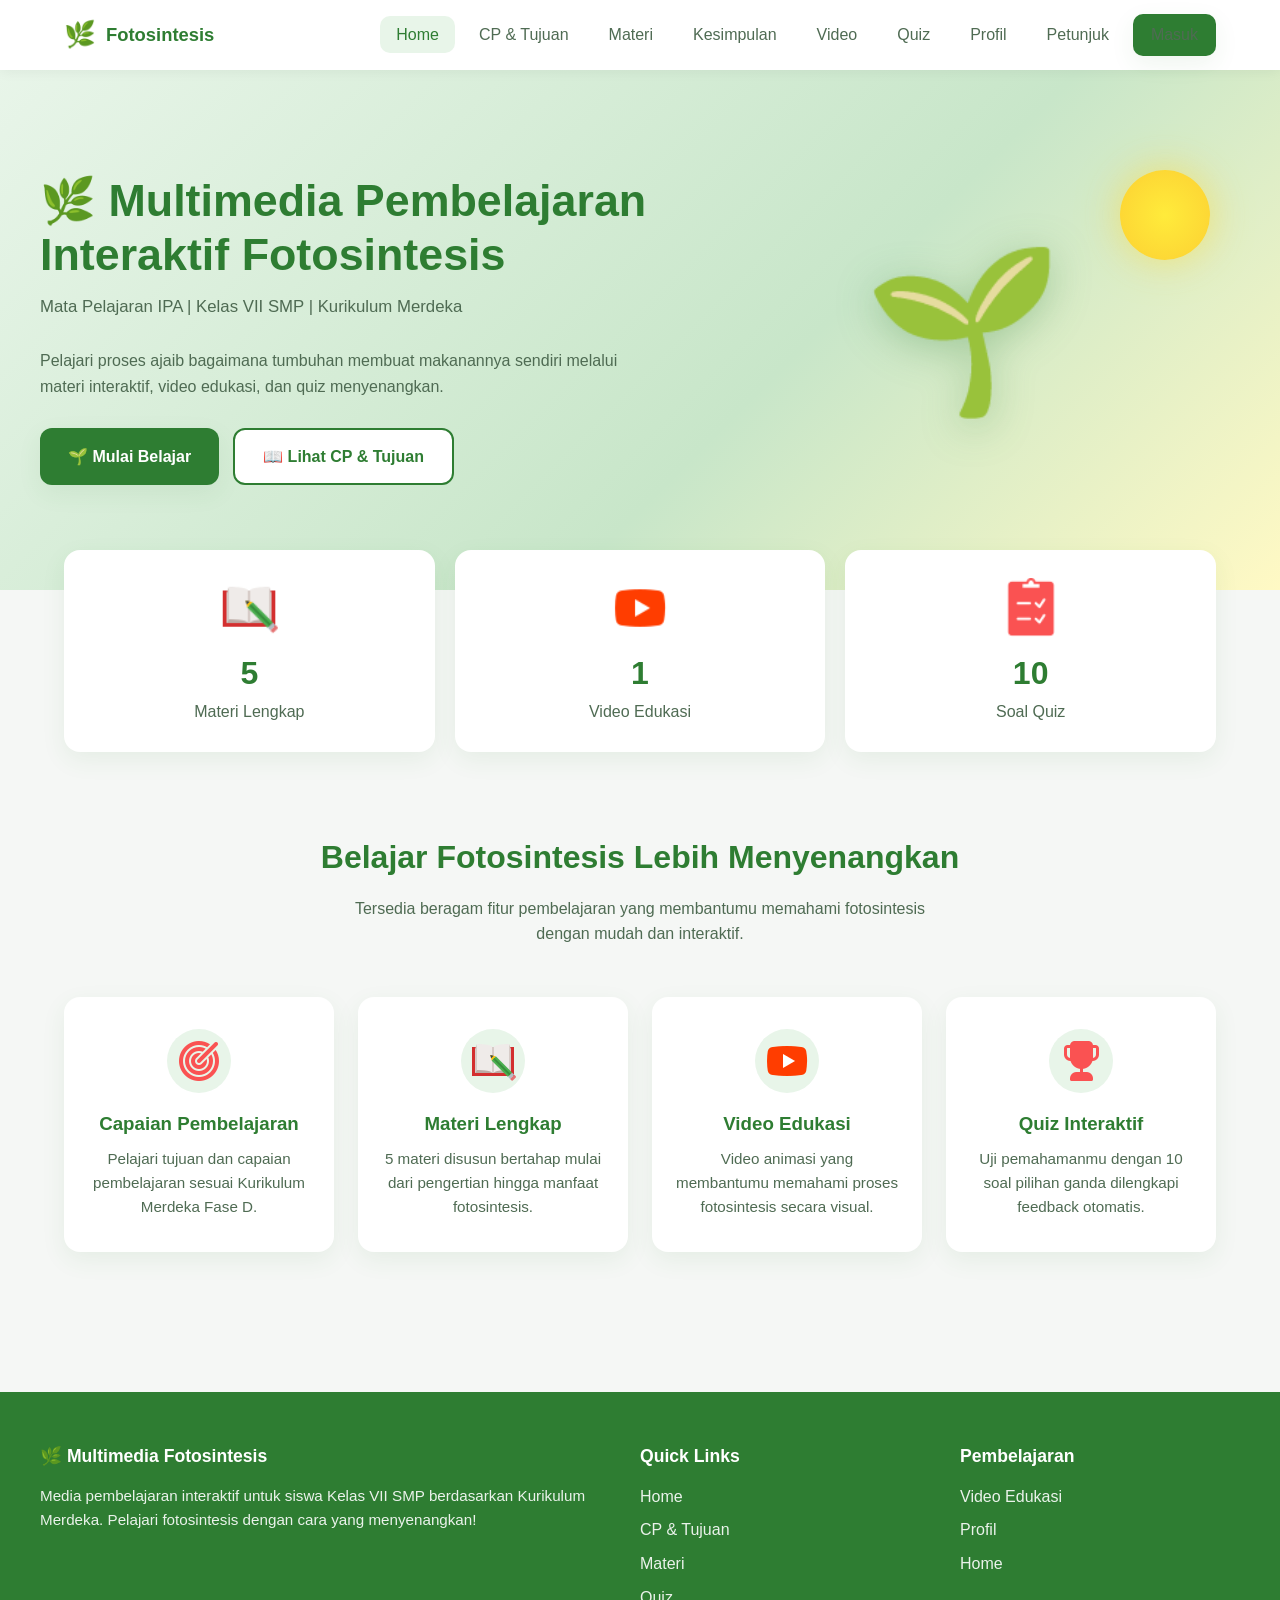
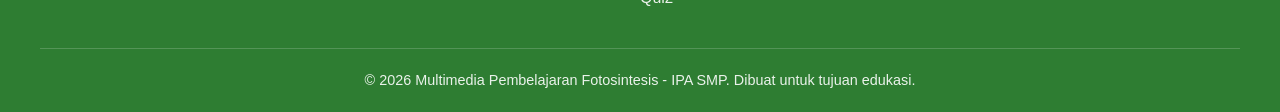
<file: index.html>
<!DOCTYPE html>
<html lang="id">
<head>
  <meta charset="UTF-8" />
  <meta name="viewport" content="width=device-width, initial-scale=1.0" />
  <title>Beranda | Multimedia Pembelajaran Fotosintesis</title>
  <meta name="description" content="Multimedia Pembelajaran Interaktif Fotosintesis - IPA Kelas VII SMP Kurikulum Merdeka." />
  <link rel="stylesheet" href="css/style.css" />
  <link rel="stylesheet" href="css/responsive.css" />
</head>
<body>
  <!-- Loading -->
  <div id="loader" class="loader"><div class="loader-leaf">🌿</div></div>

  <!-- ===== NAVBAR ===== -->
  <nav class="navbar">
    <div class="nav-container">
      <a href="index.html" class="nav-logo">
        <span class="leaf">🌿</span> Fotosintesis
      </a>
      <button class="nav-toggle" aria-label="Menu">☰</button>
      <ul class="nav-menu">
        <li><a href="index.html">Home</a></li>
        <li><a href="cp-tujuan.html">CP & Tujuan</a></li>
        <li><a href="materi.html">Materi</a></li>
        <li><a href="kesimpulan.html">Kesimpulan</a></li>
        <li><a href="video.html">Video</a></li>
        <li><a href="quiz.html">Quiz</a></li>
        <li><a href="profil.html">Profil</a></li>
        <li><a href="petunjuk.html">Petunjuk</a></li>
        <li><a href="login.html" id="authBtn" class="btn btn-primary" style="padding:8px 18px;">Masuk</a></li>
      </ul>
    </div>
  </nav>

  <main>
    <!-- ===== HERO ===== -->
    <section class="hero">
      <div class="hero-container">
        <div class="hero-content">
          <h1>🌿 Multimedia Pembelajaran Interaktif Fotosintesis</h1>
          <p class="subtitle">Mata Pelajaran IPA | Kelas VII SMP | Kurikulum Merdeka</p>
          <p style="color:var(--teks-lembut); margin-bottom: 28px;">
            Pelajari proses ajaib bagaimana tumbuhan membuat makanannya sendiri
            melalui materi interaktif, video edukasi, dan quiz menyenangkan.
          </p>
          <div class="hero-buttons">
            <a href="materi.html" class="btn btn-primary">🌱 Mulai Belajar</a>
            <a href="cp-tujuan.html" class="btn btn-secondary">📖 Lihat CP & Tujuan</a>
          </div>
        </div>
        <div class="hero-illustration">
          <div class="sun"></div>
          <div class="plant">🌱</div>
        </div>
      </div>
    </section>

    <!-- ===== STATISTIK ===== -->
    <section class="stats">

  <a href="materi.html" class="stat-card">
    <div class="stat-icon">
      <img src="assets/images/materi.png">
    </div>
    <div class="stat-number">5</div>
    <div class="stat-label">Materi Lengkap</div>
  </a>

  <a href="video.html" class="stat-card">
    <div class="stat-icon">
      <img src="assets/images/vidio.png">
    </div>
    <div class="stat-number">1</div>
    <div class="stat-label">Video Edukasi</div>
  </a>

  <a href="quiz.html" class="stat-card">
    <div class="stat-icon">
      <img src="assets/images/kuis.png">
    </div>
    <div class="stat-number">10</div>
    <div class="stat-label">Soal Quiz</div>
  </a>

</section>

    <!-- ===== FITUR ===== -->
    <section class="section">
      <h2 class="section-title">Belajar Fotosintesis Lebih Menyenangkan</h2>
      <p class="section-subtitle">
        Tersedia beragam fitur pembelajaran yang membantumu memahami fotosintesis dengan mudah dan interaktif.
      </p>
      <div class="features">
        <div class="feature-card fade-in">
          <div class="feature-icon"><img src="assets/images/cp.png"></div>
          <h3>Capaian Pembelajaran</h3>
          <p>Pelajari tujuan dan capaian pembelajaran sesuai Kurikulum Merdeka Fase D.</p>
        </div>
        <div class="feature-card fade-in">
          <div class="feature-icon"><img src="assets/images/materi.png">
          </div>
          <h3>Materi Lengkap</h3>
          <p>5 materi disusun bertahap mulai dari pengertian hingga manfaat fotosintesis.</p>
        </div>
        <div class="feature-card fade-in">
          <div class="feature-icon"><img src="assets/images/vidio.png">
          </div>
          <h3>Video Edukasi</h3>
          <p>Video animasi yang membantumu memahami proses fotosintesis secara visual.</p>
        </div>
        <div class="feature-card fade-in">
          <div class="feature-icon"><img src="assets/images/piala.png">
          </div>
          <h3>Quiz Interaktif</h3>
          <p>Uji pemahamanmu dengan 10 soal pilihan ganda dilengkapi feedback otomatis.</p>
        </div>
      </div>
    </section>
  </main>

  <!-- ===== FOOTER ===== -->
  <footer class="footer">
    <div class="footer-container">
      <div>
        <h4>🌿 Multimedia Fotosintesis</h4>
        <p>Media pembelajaran interaktif untuk siswa Kelas VII SMP berdasarkan Kurikulum Merdeka. Pelajari fotosintesis dengan cara yang menyenangkan!</p>
      </div>
      <div>
        <h4>Quick Links</h4>
        <ul>
          <li><a href="index.html">Home</a></li>
          <li><a href="cp-tujuan.html">CP & Tujuan</a></li>
          <li><a href="materi.html">Materi</a></li>
          <li><a href="quiz.html">Quiz</a></li>
        </ul>
      </div>
      <div>
        <h4>Pembelajaran</h4>
        <ul>
          <li><a href="video.html">Video Edukasi</a></li>
          <li><a href="profil.html">Profil</a></li>
          <a href="index.html">Home</a>
        </ul>
      </div>
    </div>
    <div class="footer-bottom">
      © <span id="year"></span> Multimedia Pembelajaran Fotosintesis - IPA SMP. Dibuat untuk tujuan edukasi.
    </div>
  </footer>

  <script src="js/main.js"></script>
</body>
</html>
</file>
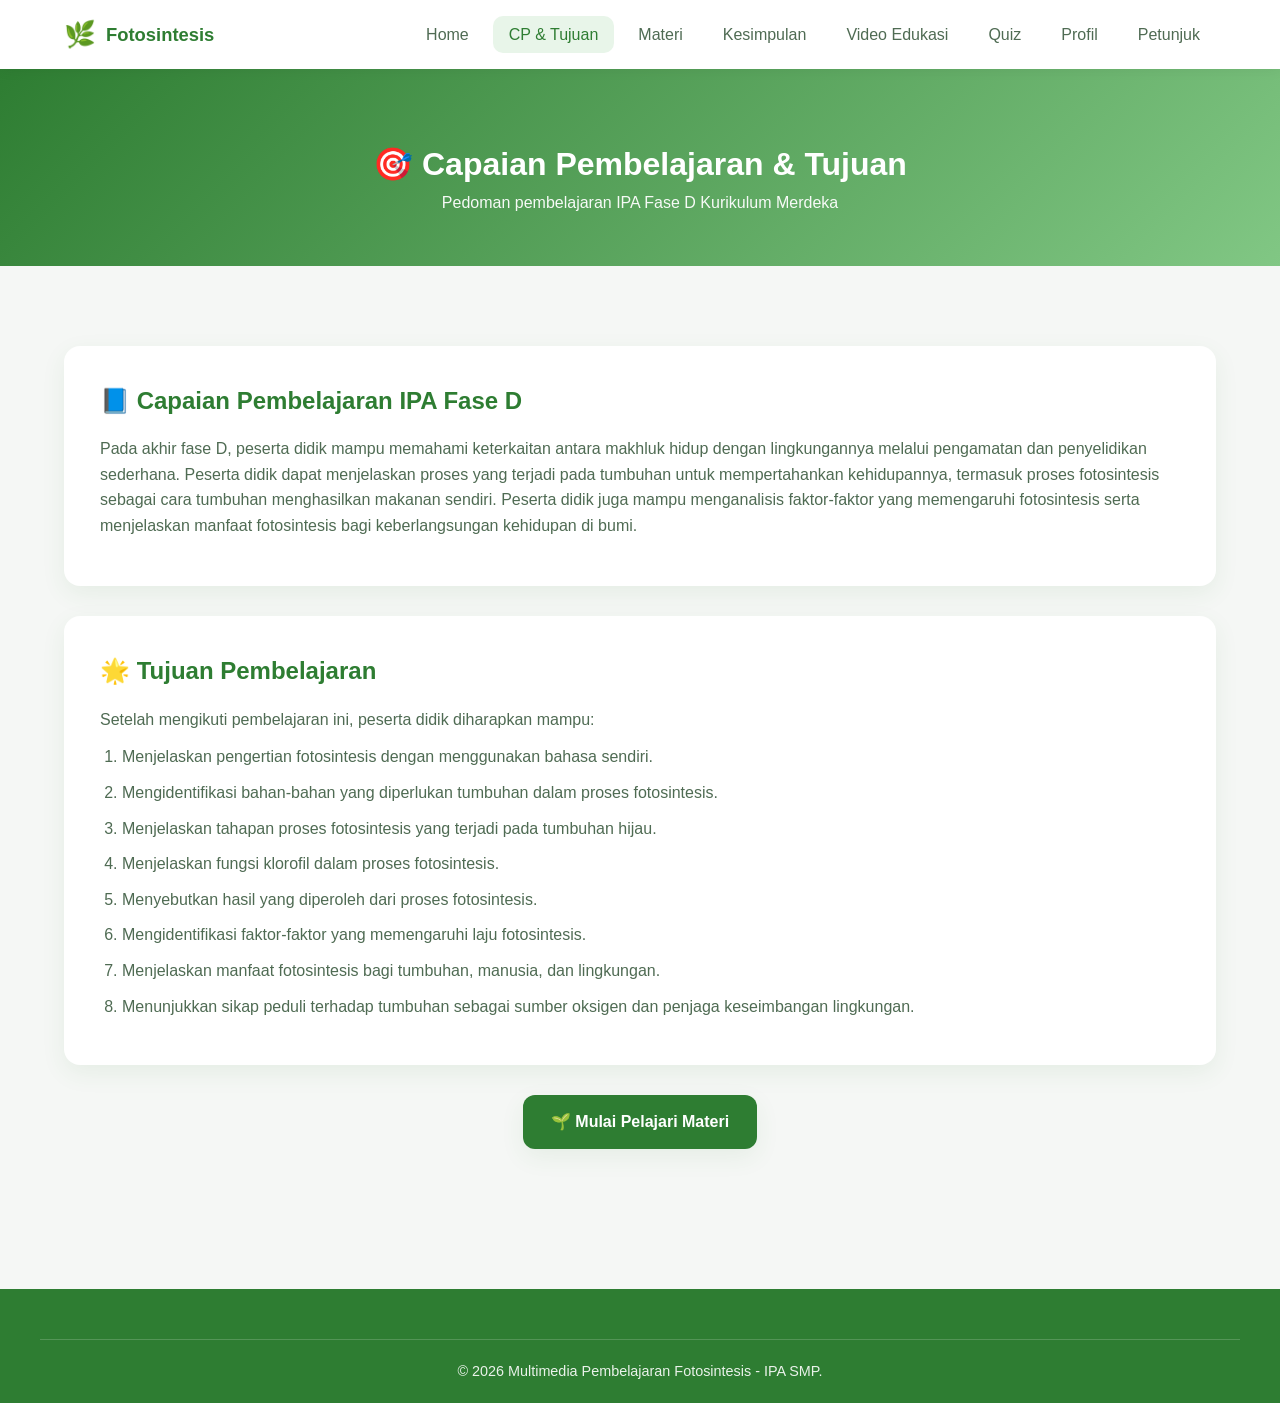
<file: cp-tujuan.html>
<!DOCTYPE html>
<html lang="id">
<head>
  <meta charset="UTF-8" />
  <meta name="viewport" content="width=device-width, initial-scale=1.0" />
  <title>CP & Tujuan | Fotosintesis</title>
  <link rel="stylesheet" href="css/style.css" />
  <link rel="stylesheet" href="css/materi.css" />
  <link rel="stylesheet" href="css/responsive.css" />
</head>
<body>
  <nav class="navbar">
    <div class="nav-container">
      <a href="index.html" class="nav-logo"><span class="leaf">🌿</span> Fotosintesis</a>
      <button class="nav-toggle">☰</button>
      <ul class="nav-menu">
        <li><a href="index.html">Home</a></li>
        <li><a href="cp-tujuan.html">CP & Tujuan</a></li>
        <li><a href="materi.html">Materi</a></li>
        <li><a href="kesimpulan.html">Kesimpulan</a></li>
        <li><a href="video.html">Video Edukasi</a></li>
        <li><a href="quiz.html">Quiz</a></li>
        <li><a href="profil.html">Profil</a></li>
        <li><a href="petunjuk.html">Petunjuk</a></li>
      </ul>
    </div>
  </nav>

  <header class="page-header">
    <h1>🎯 Capaian Pembelajaran & Tujuan</h1>
    <p>Pedoman pembelajaran IPA Fase D Kurikulum Merdeka</p>
  </header>

  <main class="section">
    <div class="cp-card fade-in">
      <h2>📘 Capaian Pembelajaran IPA Fase D</h2>
      <p>
        Pada akhir fase D, peserta didik mampu memahami keterkaitan antara makhluk hidup
        dengan lingkungannya melalui pengamatan dan penyelidikan sederhana. Peserta didik
        dapat menjelaskan proses yang terjadi pada tumbuhan untuk mempertahankan kehidupannya,
        termasuk proses fotosintesis sebagai cara tumbuhan menghasilkan makanan sendiri.
        Peserta didik juga mampu menganalisis faktor-faktor yang memengaruhi fotosintesis
        serta menjelaskan manfaat fotosintesis bagi keberlangsungan kehidupan di bumi.
      </p>
    </div>

    <div class="cp-card fade-in">
      <h2>🌟 Tujuan Pembelajaran</h2>
      <p>Setelah mengikuti pembelajaran ini, peserta didik diharapkan mampu:</p>
      <ol>
        <li>Menjelaskan pengertian fotosintesis dengan menggunakan bahasa sendiri.</li>
        <li>Mengidentifikasi bahan-bahan yang diperlukan tumbuhan dalam proses fotosintesis.</li>
        <li>Menjelaskan tahapan proses fotosintesis yang terjadi pada tumbuhan hijau.</li>
        <li>Menjelaskan fungsi klorofil dalam proses fotosintesis.</li>
        <li>Menyebutkan hasil yang diperoleh dari proses fotosintesis.</li>
        <li>Mengidentifikasi faktor-faktor yang memengaruhi laju fotosintesis.</li>
        <li>Menjelaskan manfaat fotosintesis bagi tumbuhan, manusia, dan lingkungan.</li>
        <li>Menunjukkan sikap peduli terhadap tumbuhan sebagai sumber oksigen dan penjaga keseimbangan lingkungan.</li>
      </ol>
    </div>

    <div style="text-align:center; margin-top:30px;">
      <a href="materi.html" class="btn btn-primary">🌱 Mulai Pelajari Materi</a>
    </div>
  </main>

  <footer class="footer">
    <div class="footer-bottom">
      © <span id="year"></span> Multimedia Pembelajaran Fotosintesis - IPA SMP.
    </div>
  </footer>

  <script src="js/main.js"></script>
</body>
</html>
</file>
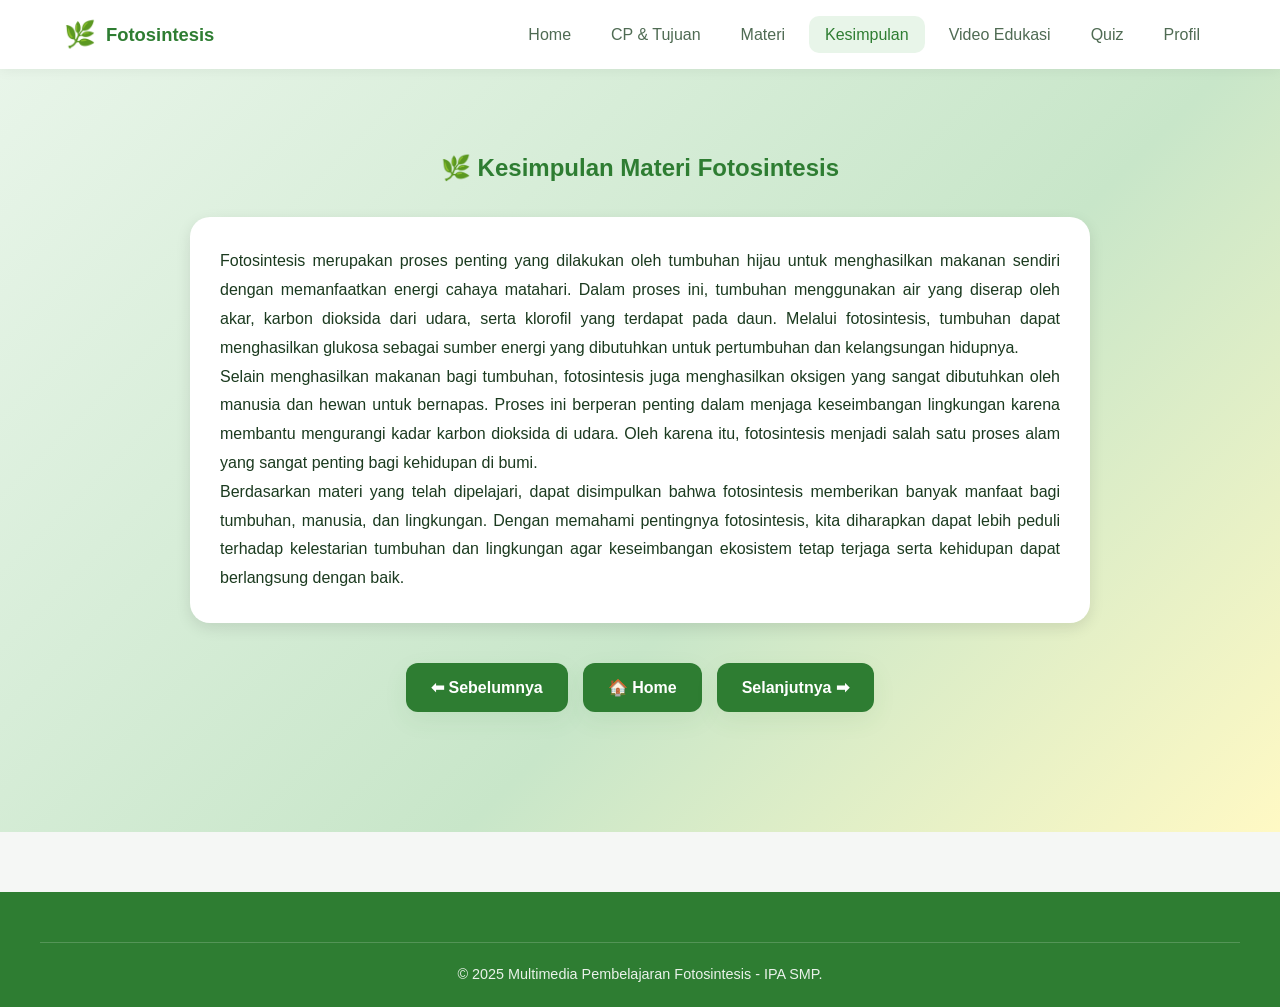
<file: kesimpulan.html>
<!DOCTYPE html>
<html lang="id">
<head>
  <meta charset="UTF-8">
  <meta name="viewport" content="width=device-width, initial-scale=1.0">
  <title>Kesimpulan | Multimedia Pembelajaran Fotosintesis</title>

  <link rel="stylesheet" href="css/style.css">
  <link rel="stylesheet" href="css/responsive.css">
</head>
<body>

<nav class="navbar">
  <div class="nav-container">
    <a href="index.html" class="nav-logo">
      <span class="leaf">🌿</span> Fotosintesis
    </a>

    <button class="nav-toggle">☰</button>

    <ul class="nav-menu">
      <li><a href="index.html">Home</a></li>
      <li><a href="cp-tujuan.html">CP & Tujuan</a></li>
      <li><a href="materi.html">Materi</a></li>
      <li><a href="kesimpulan.html" class="active">Kesimpulan</a></li>
      <li><a href="video.html">Video Edukasi</a></li>
      <li><a href="quiz.html">Quiz</a></li>
      <li><a href="profil.html">Profil</a></li>
    </ul>
  </div>
</nav>

<section class="hero" style="padding:80px 20px;">
  <div class="container">

    <h1 style="text-align:center;color:#2e7d32;">
      🌿 Kesimpulan Materi Fotosintesis
    </h1>

    <div style="
      max-width:900px;
      margin:30px auto;
      background:white;
      padding:30px;
      border-radius:20px;
      box-shadow:0 5px 15px rgba(0,0,0,.1);
      line-height:1.8;
      text-align:justify;
    ">

      <p>
Fotosintesis merupakan proses penting yang dilakukan oleh tumbuhan hijau untuk menghasilkan makanan sendiri dengan memanfaatkan energi cahaya matahari. Dalam proses ini, tumbuhan menggunakan air yang diserap oleh akar, karbon dioksida dari udara, serta klorofil yang terdapat pada daun. Melalui fotosintesis, tumbuhan dapat menghasilkan glukosa sebagai sumber energi yang dibutuhkan untuk pertumbuhan dan kelangsungan hidupnya.
</p>

<p>
Selain menghasilkan makanan bagi tumbuhan, fotosintesis juga menghasilkan oksigen yang sangat dibutuhkan oleh manusia dan hewan untuk bernapas. Proses ini berperan penting dalam menjaga keseimbangan lingkungan karena membantu mengurangi kadar karbon dioksida di udara. Oleh karena itu, fotosintesis menjadi salah satu proses alam yang sangat penting bagi kehidupan di bumi.
</p>

<p>
Berdasarkan materi yang telah dipelajari, dapat disimpulkan bahwa fotosintesis memberikan banyak manfaat bagi tumbuhan, manusia, dan lingkungan. Dengan memahami pentingnya fotosintesis, kita diharapkan dapat lebih peduli terhadap kelestarian tumbuhan dan lingkungan agar keseimbangan ekosistem tetap terjaga serta kehidupan dapat berlangsung dengan baik.
</p>
    </div>

  </div>
  <div class="navigation-buttons">
  <a href="materi.html" class="nav-btn">⬅ Sebelumnya</a>
  <a href="index.html" class="nav-btn">🏠 Home</a>
  <a href="video.html" class="nav-btn">Selanjutnya ➡</a>
</div>
</section>

<footer class="footer">
  <div class="footer-bottom">
    © 2025 Multimedia Pembelajaran Fotosintesis - IPA SMP.
  </div>
</footer>

<script src="js/main.js"></script>

</body>
</html>
</file>
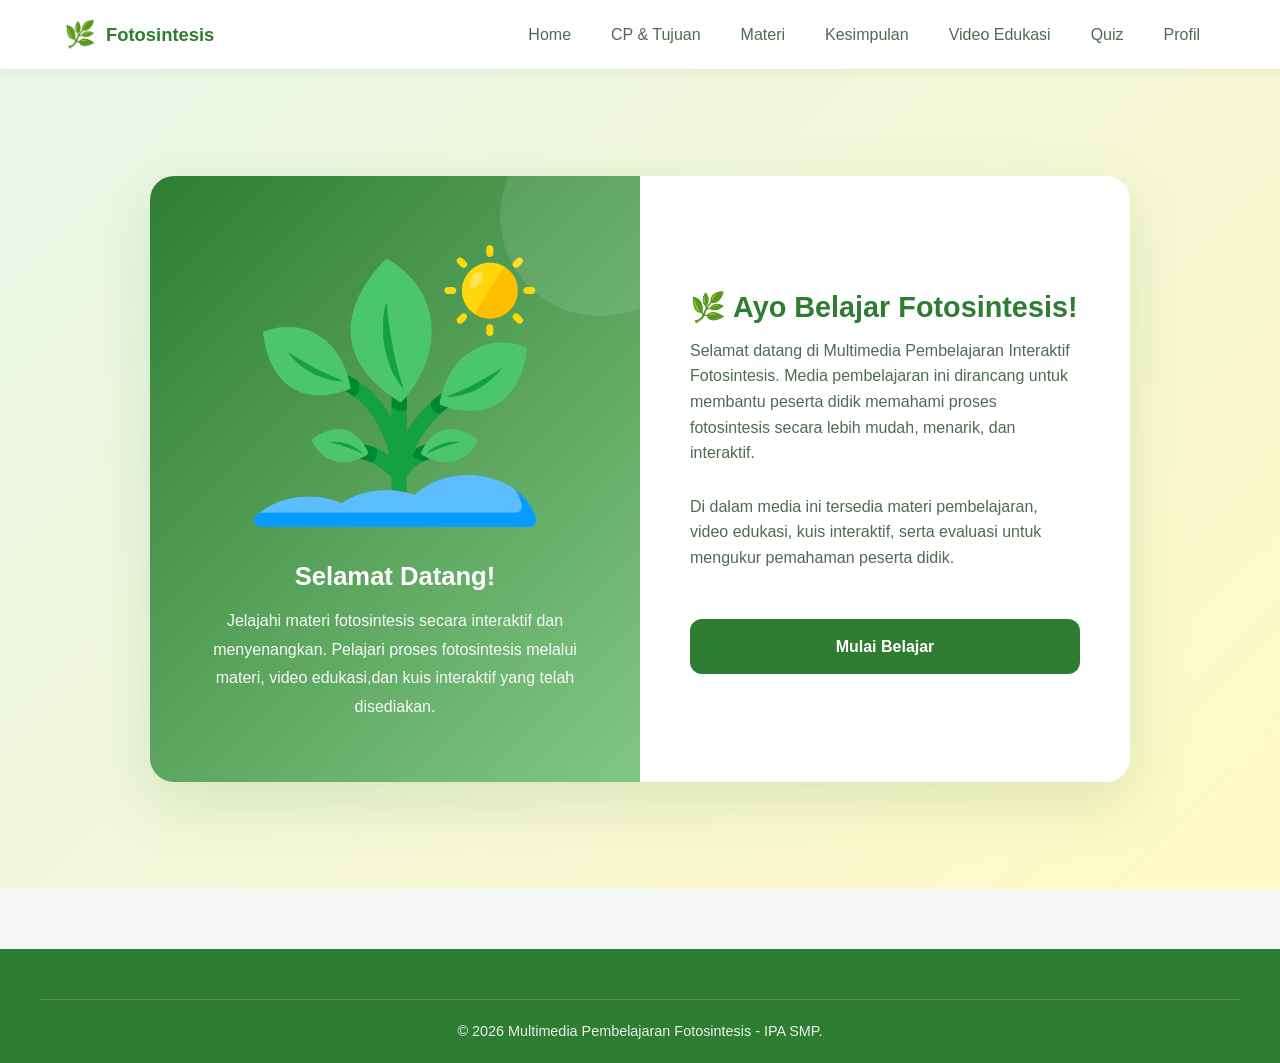
<file: login.html>
<!DOCTYPE html>
<html lang="id">
<head>
  <meta charset="UTF-8" />
  <meta name="viewport" content="width=device-width, initial-scale=1.0" />
  <title>Ayo Belajar | Multimedia Pembelajaran Fotosintesis</title>

  <link rel="stylesheet" href="css/style.css" />
  <link rel="stylesheet" href="css/login.css" />
  <link rel="stylesheet" href="css/responsive.css" />

  <style>
    .welcome-button{
      display:block;
      width:100%;
      text-align:center;
      background:#2e7d32;
      color:#fff;
      padding:15px;
      border-radius:12px;
      text-decoration:none;
      font-weight:700;
      font-size:16px;
      margin-top:20px;
      transition:0.3s;
    }

    .welcome-button:hover{
      background:#256628;
      transform:translateY(-2px);
    }
  </style>
</head>

<body>

  <nav class="navbar">
    <div class="nav-container">
      <a href="index.html" class="nav-logo">
        <span class="leaf">🌿</span> Fotosintesis
      </a>

      <button class="nav-toggle">☰</button>

      <ul class="nav-menu">
        <li><a href="index.html">Home</a></li>
        <li><a href="cp-tujuan.html">CP & Tujuan</a></li>
        <li><a href="materi.html">Materi</a></li>
        <li><a href="kesimpulan.html">Kesimpulan</a></li>
        <li><a href="video.html">Video Edukasi</a></li>
        <li><a href="quiz.html">Quiz</a></li>
        <li><a href="profil.html">Profil</a></li>
      </ul>
    </div>
  </nav>

  <main class="login-wrapper">
    <div class="login-container">

      <!-- Ilustrasi -->
      <div class="login-illustration">
        <div class="big-leaf">
          <img src="assets/images/login.png" alt="Fotosintesis">
        </div>

        <h2>Selamat Datang!</h2>

        <p>
          Jelajahi materi fotosintesis secara interaktif dan menyenangkan.
          Pelajari proses fotosintesis melalui materi, video edukasi,dan 
          kuis interaktif yang telah disediakan.
        </p>
      </div>

      <!-- Halaman Ayo Belajar -->
      <div class="login-form">

        <h2>🌿 Ayo Belajar Fotosintesis!</h2>

        <p class="form-subtitle">
          Selamat datang di Multimedia Pembelajaran Interaktif Fotosintesis.
          Media pembelajaran ini dirancang untuk membantu peserta didik memahami proses fotosintesis 
          secara lebih mudah, menarik, dan interaktif.
        </p>

        <p class="form-subtitle">
          Di dalam media ini tersedia materi pembelajaran, video edukasi,
          kuis interaktif, serta evaluasi untuk mengukur pemahaman peserta didik.
        </p>

        <a href="index.html" class="welcome-button">
          Mulai Belajar
        </a>

      </div>

    </div>
  </main>

  <footer class="footer">
    <div class="footer-bottom">
      © <span id="year"></span> Multimedia Pembelajaran Fotosintesis - IPA SMP.
    </div>
  </footer>

  <script src="js/main.js"></script>

</body>
</html>
</file>
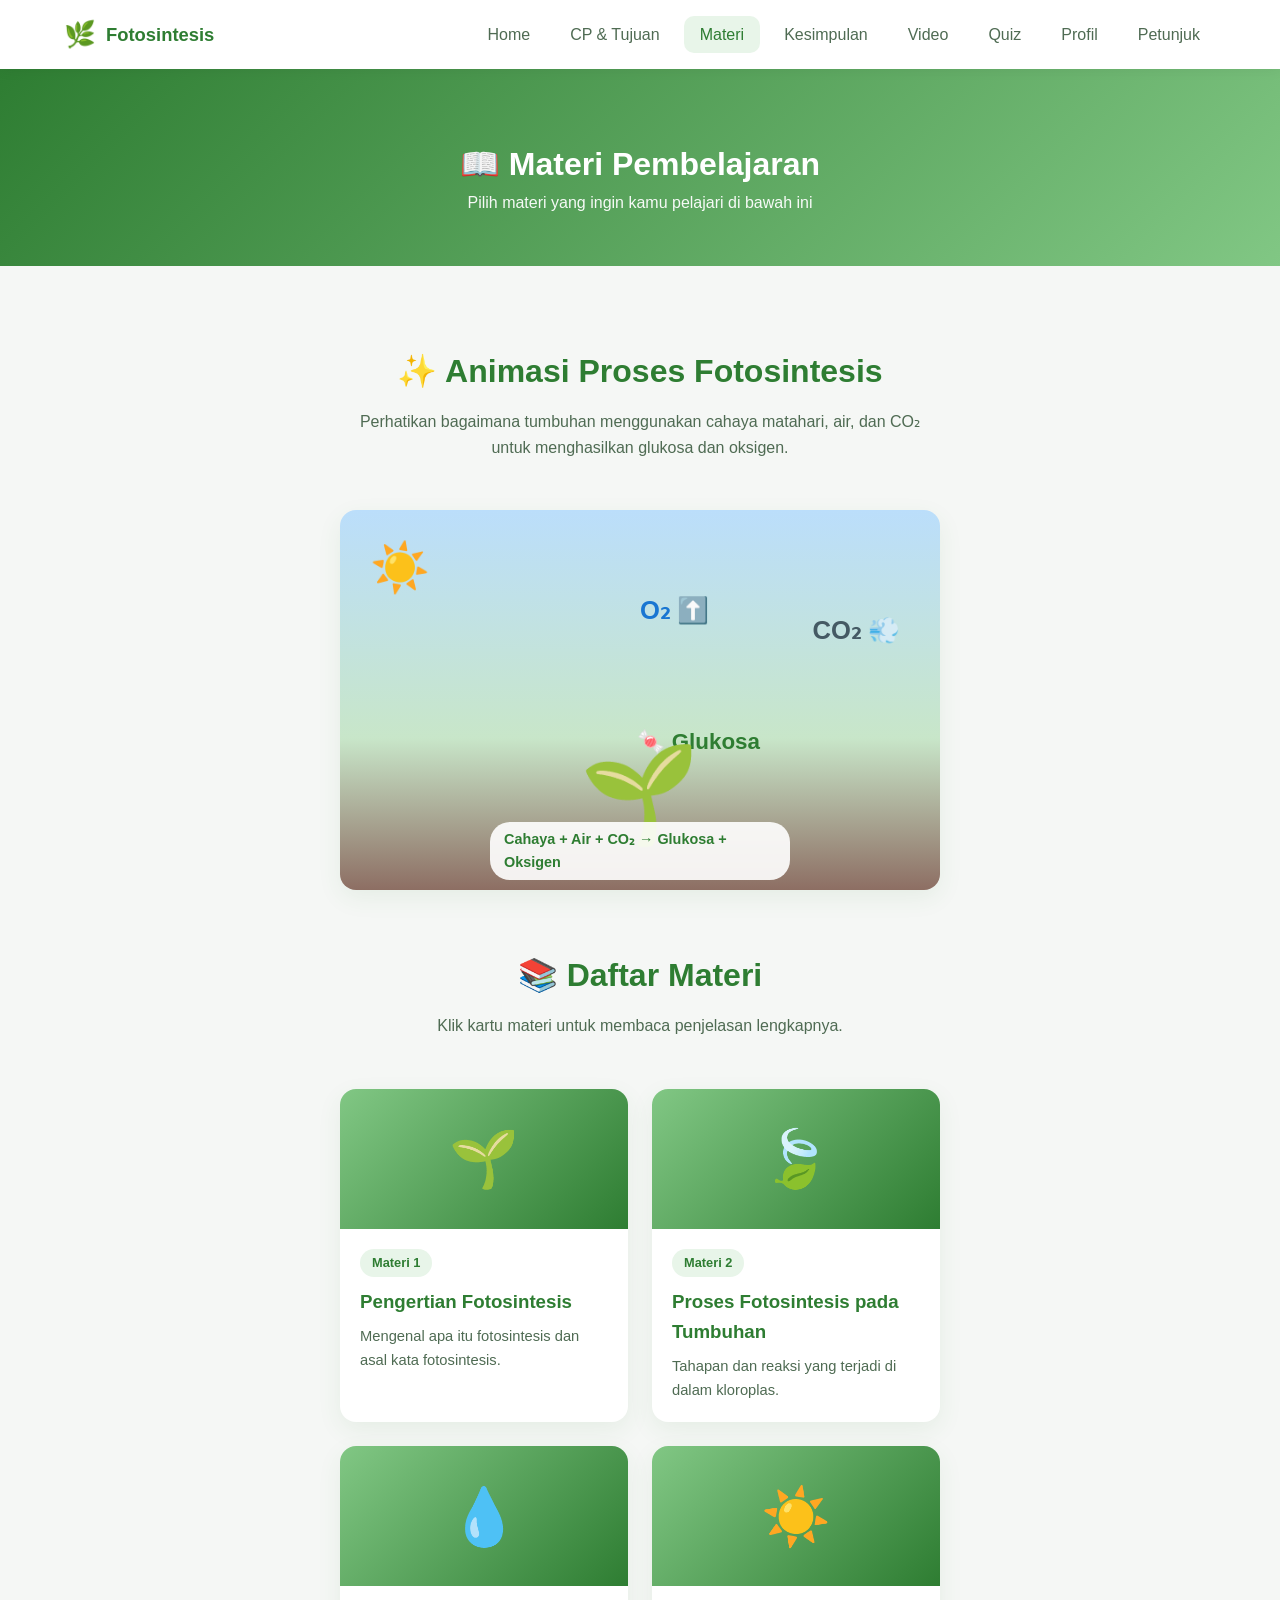
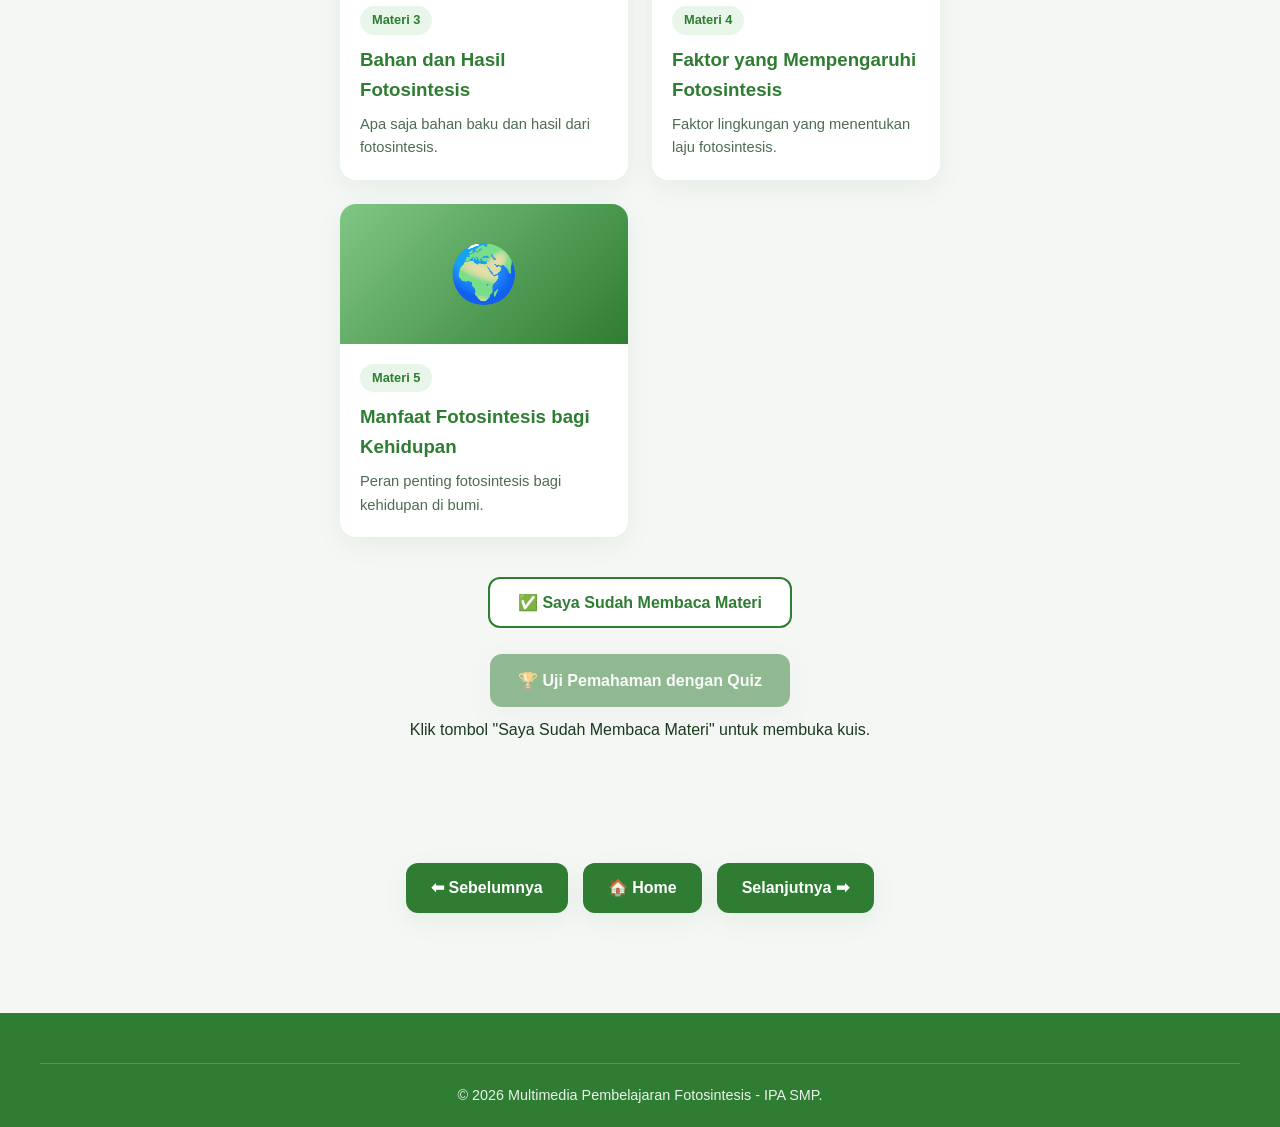
<file: materi.html>
<!DOCTYPE html>
<html lang="id">
<head>
  <meta charset="UTF-8" />
  <meta name="viewport" content="width=device-width, initial-scale=1.0" />
  <title>Materi | Fotosintesis</title>
  <link rel="stylesheet" href="css/style.css" />
  <link rel="stylesheet" href="css/materi.css" />
  <link rel="stylesheet" href="css/responsive.css" />
</head>
<body>
  <nav class="navbar">
    <div class="nav-container">
      <a href="index.html" class="nav-logo"><span class="leaf">🌿</span> Fotosintesis</a>
      <button class="nav-toggle">☰</button>
      <ul class="nav-menu">
        <li><a href="index.html">Home</a></li>
        <li><a href="cp-tujuan.html">CP & Tujuan</a></li>
        <li><a href="materi.html">Materi</a></li>
        <li><a href="kesimpulan.html">Kesimpulan</a></li>
        <li><a href="video.html">Video</a></li>
        <li><a href="quiz.html">Quiz</a></li>
        <li><a href="profil.html">Profil</a></li>
        <li><a href="petunjuk.html">Petunjuk</a></li>
      </ul>
    </div>
  </nav>

  <header class="page-header">
    <h1>📖 Materi Pembelajaran</h1>
    <p>Pilih materi yang ingin kamu pelajari di bawah ini</p>
  </header>

  <main class="section">
    <!-- Animasi Fotosintesis -->
    <h2 class="section-title">✨ Animasi Proses Fotosintesis</h2>
    <p class="section-subtitle">Perhatikan bagaimana tumbuhan menggunakan cahaya matahari, air, dan CO₂ untuk menghasilkan glukosa dan oksigen.</p>
    <div class="animasi-box">
      <div class="anim-sun">☀️</div>
      <div class="anim-co2">CO₂ 💨</div>
      <div class="anim-o2">O₂ ⬆️</div>
      <div class="anim-glukosa">🍬 Glukosa</div>
      <div class="anim-plant">🌱</div>
      <div class="anim-caption">Cahaya + Air + CO₂ → Glukosa + Oksigen</div>
    </div>

    <!-- Daftar Materi -->
    <h2 class="section-title" style="margin-top:60px;">📚 Daftar Materi</h2>
    <p class="section-subtitle">Klik kartu materi untuk membaca penjelasan lengkapnya.</p>
    <div id="materiGrid" class="materi-grid"></div>

    <!-- Detail Materi -->
    <div id="materiDetail" class="materi-detail" style="margin-top:40px;"></div>

    <div style="text-align:center; margin-top:40px;">

  <button id="selesaiMateri" class="btn btn-secondary">
    ✅ Saya Sudah Membaca Materi
  </button>

  <br><br>

  <a href="quiz.html" id="quizBtn" class="btn btn-primary disabled-btn">
    🏆 Uji Pemahaman dengan Quiz
  </a>

  <p id="infoQuiz" style="margin-top:10px;">
    Klik tombol "Saya Sudah Membaca Materi" untuk membuka kuis.
  </p>

</div>
  </main>
<div class="navigation-buttons">
  <a href="cp-tujuan.html" class="nav-btn">⬅ Sebelumnya</a>
  <a href="index.html" class="nav-btn">🏠 Home</a>
  <a href="kesimpulan.html" class="nav-btn">Selanjutnya ➡</a>
</div>
  <footer class="footer">
    <div class="footer-bottom">
      © <span id="year"></span> Multimedia Pembelajaran Fotosintesis - IPA SMP.
    </div>
  </footer>

  <script src="data/materi.js"></script>
  <script src="js/main.js"></script>
  <script src="js/materi.js"></script>
<script>
document.getElementById("selesaiMateri").addEventListener("click", function(){

    localStorage.setItem("materiSelesai","ya");

    document.getElementById("quizBtn")
      .classList.remove("disabled-btn");

    document.getElementById("infoQuiz").innerHTML =
      "Materi telah selesai dipelajari. Kuis sekarang dapat dikerjakan.";

});
</script>
</body>
</html>
</file>
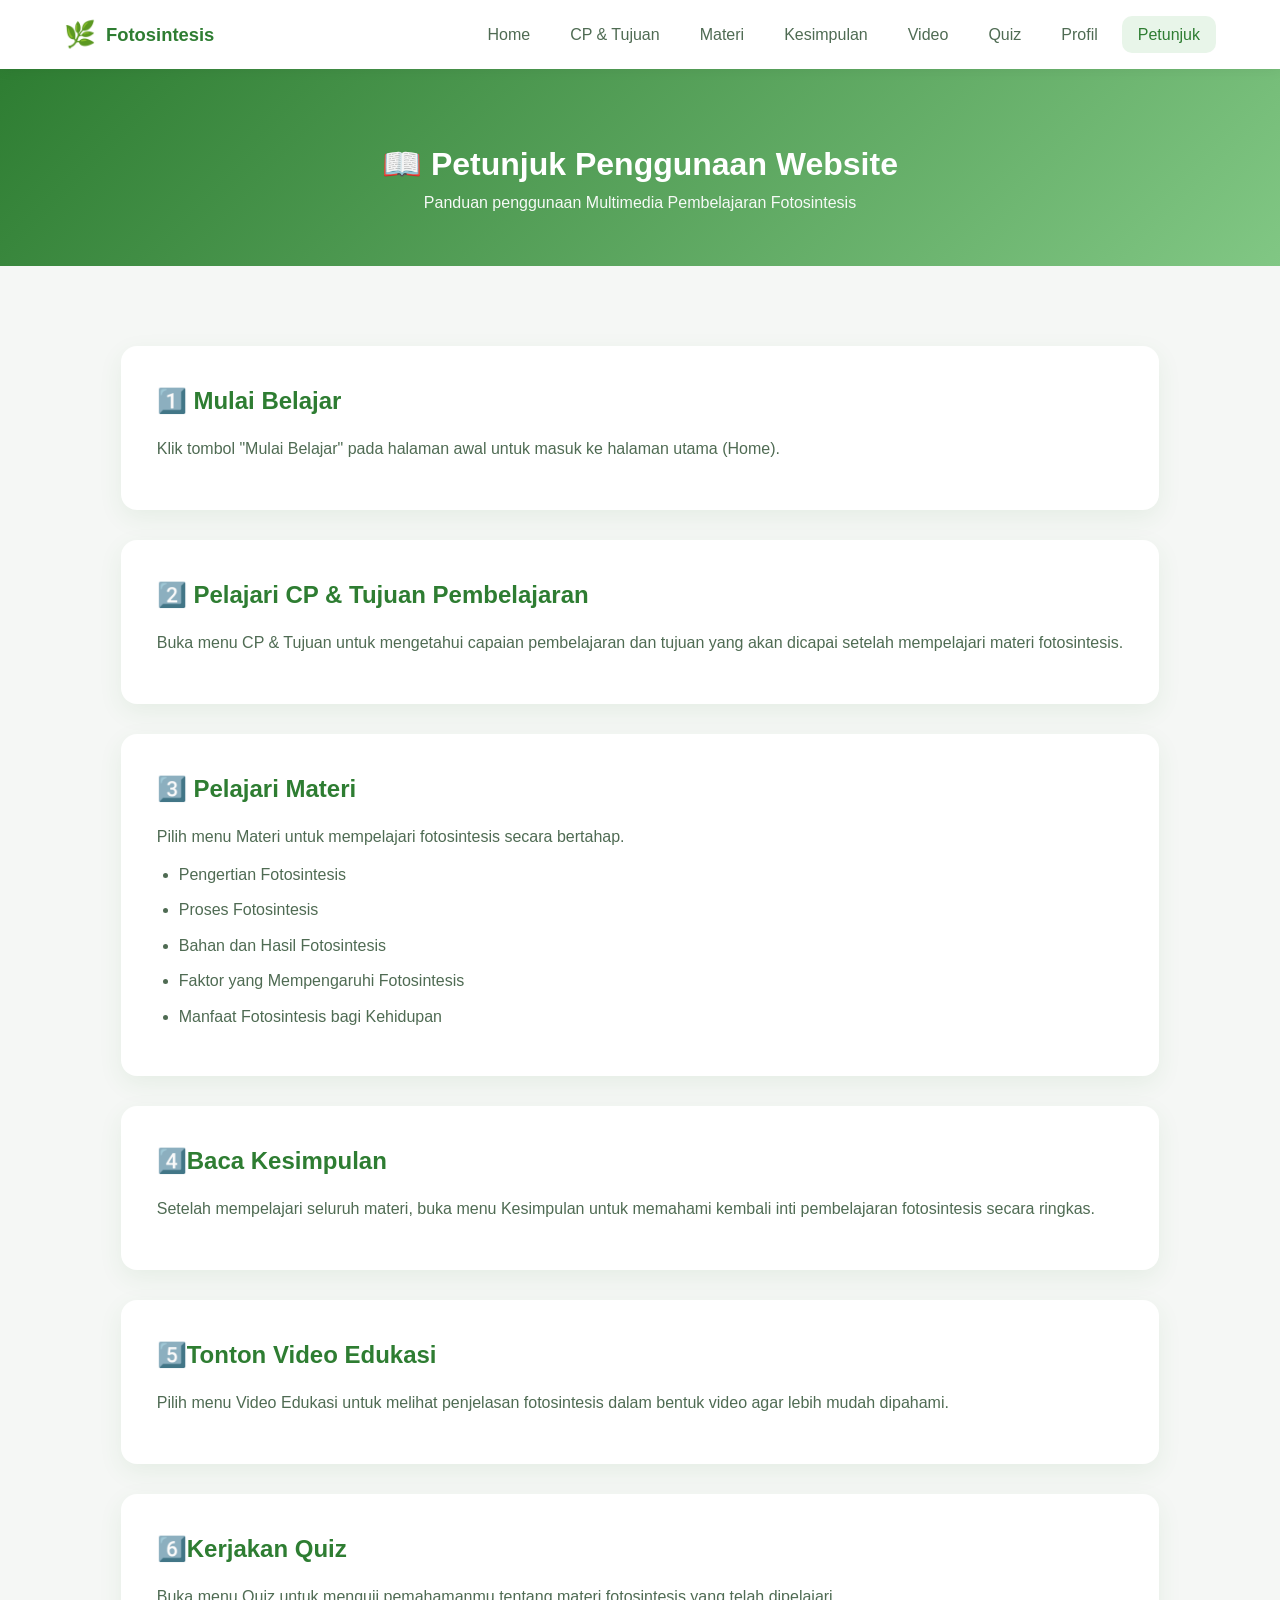
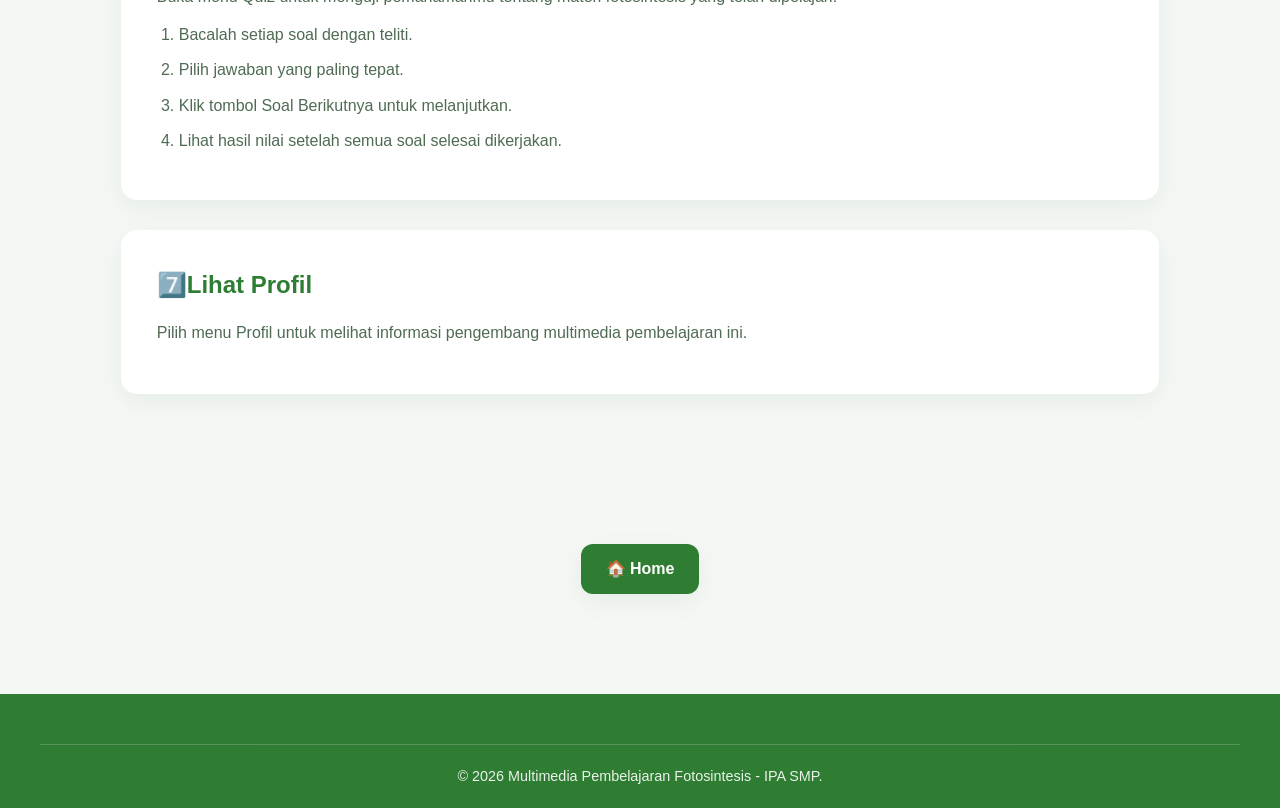
<file: petunjuk.html>
<!DOCTYPE html>
<html lang="id">
<head>
  <meta charset="UTF-8">
  <meta name="viewport" content="width=device-width, initial-scale=1.0">
  <title>Petunjuk Penggunaan | Fotosintesis</title>

  <link rel="stylesheet" href="css/style.css">
  <link rel="stylesheet" href="css/materi.css">
  <link rel="stylesheet" href="css/responsive.css">
</head>

<body>

  <nav class="navbar">
    <div class="nav-container">
      <a href="index.html" class="nav-logo">
        <span class="leaf">🌿</span> Fotosintesis
      </a>

      <button class="nav-toggle">☰</button>

      <ul class="nav-menu">
        <li><a href="index.html">Home</a></li>
        <li><a href="cp-tujuan.html">CP & Tujuan</a></li>
        <li><a href="materi.html">Materi</a></li>
        <li><a href="kesimpulan.html">Kesimpulan</a></li>
        <li><a href="video.html">Video</a></li>
        <li><a href="quiz.html">Quiz</a></li>
        <li><a href="profil.html">Profil</a></li>
        <li><a href="petunjuk.html" class="active">Petunjuk</a></li>
      </ul>
    </div>
  </nav>

  <header class="page-header">
    <h1>📖 Petunjuk Penggunaan Website</h1>
    <p>Panduan penggunaan Multimedia Pembelajaran Fotosintesis</p>
  </header>

  <main class="section">

    <div class="cp-card fade-in">
      <h2>1️⃣ Mulai Belajar</h2>
      <p>
        Klik tombol "Mulai Belajar" pada halaman awal untuk masuk ke halaman utama (Home).
      </p>
    </div>

    <div class="cp-card fade-in">
      <h2>2️⃣ Pelajari CP & Tujuan Pembelajaran</h2>
      <p>
        Buka menu CP & Tujuan untuk mengetahui capaian pembelajaran dan tujuan yang akan dicapai setelah mempelajari materi fotosintesis.
      </p>
    </div>

    <div class="cp-card fade-in">
      <h2>3️⃣ Pelajari Materi</h2>
      <p>
      Pilih menu Materi untuk mempelajari fotosintesis secara bertahap.
      </p>

      <ul>
        <li>Pengertian Fotosintesis</li>
        <li>Proses Fotosintesis</li>
        <li>Bahan dan Hasil Fotosintesis</li>
        <li>Faktor yang Mempengaruhi Fotosintesis</li>
        <li>Manfaat Fotosintesis bagi Kehidupan</li>
      </ul> 
    </div>

    <div class="cp-card fade-in">
      <h2>4️⃣Baca Kesimpulan</h2>
      <p>
        Setelah mempelajari seluruh materi, buka menu Kesimpulan untuk memahami kembali inti pembelajaran fotosintesis secara ringkas.
      </p>
    </div>

    <div class="cp-card fade-in">
      <h2>5️⃣Tonton Video Edukasi</h2>
      <p>
        Pilih menu Video Edukasi untuk melihat penjelasan fotosintesis dalam bentuk video agar lebih mudah dipahami.
      </p>
    </div>

    <div class="cp-card fade-in">
      <h2>6️⃣Kerjakan Quiz</h2>
      <p>
Buka menu Quiz untuk menguji pemahamanmu tentang materi fotosintesis yang telah dipelajari.
</p>

<ol>
  <li>Bacalah setiap soal dengan teliti.</li>
  <li>Pilih jawaban yang paling tepat.</li>
  <li>Klik tombol Soal Berikutnya untuk melanjutkan.</li>
  <li>Lihat hasil nilai setelah semua soal selesai dikerjakan.</li>
</ol>
    </div>

    <div class="cp-card fade-in">
      <h2>7️⃣Lihat Profil</h2>
      <p>
        Pilih menu Profil untuk melihat informasi pengembang multimedia pembelajaran ini.
    </div>

  </main>
<div class="navigation-buttons">
    <a href="index.html" class="nav-btn">🏠 Home</a>
</div>
  <footer class="footer">
    <div class="footer-bottom">
      © <span id="year"></span> Multimedia Pembelajaran Fotosintesis - IPA SMP.
    </div>
  </footer>
  <script src="js/main.js"></script>

</body>
</html>
</file>
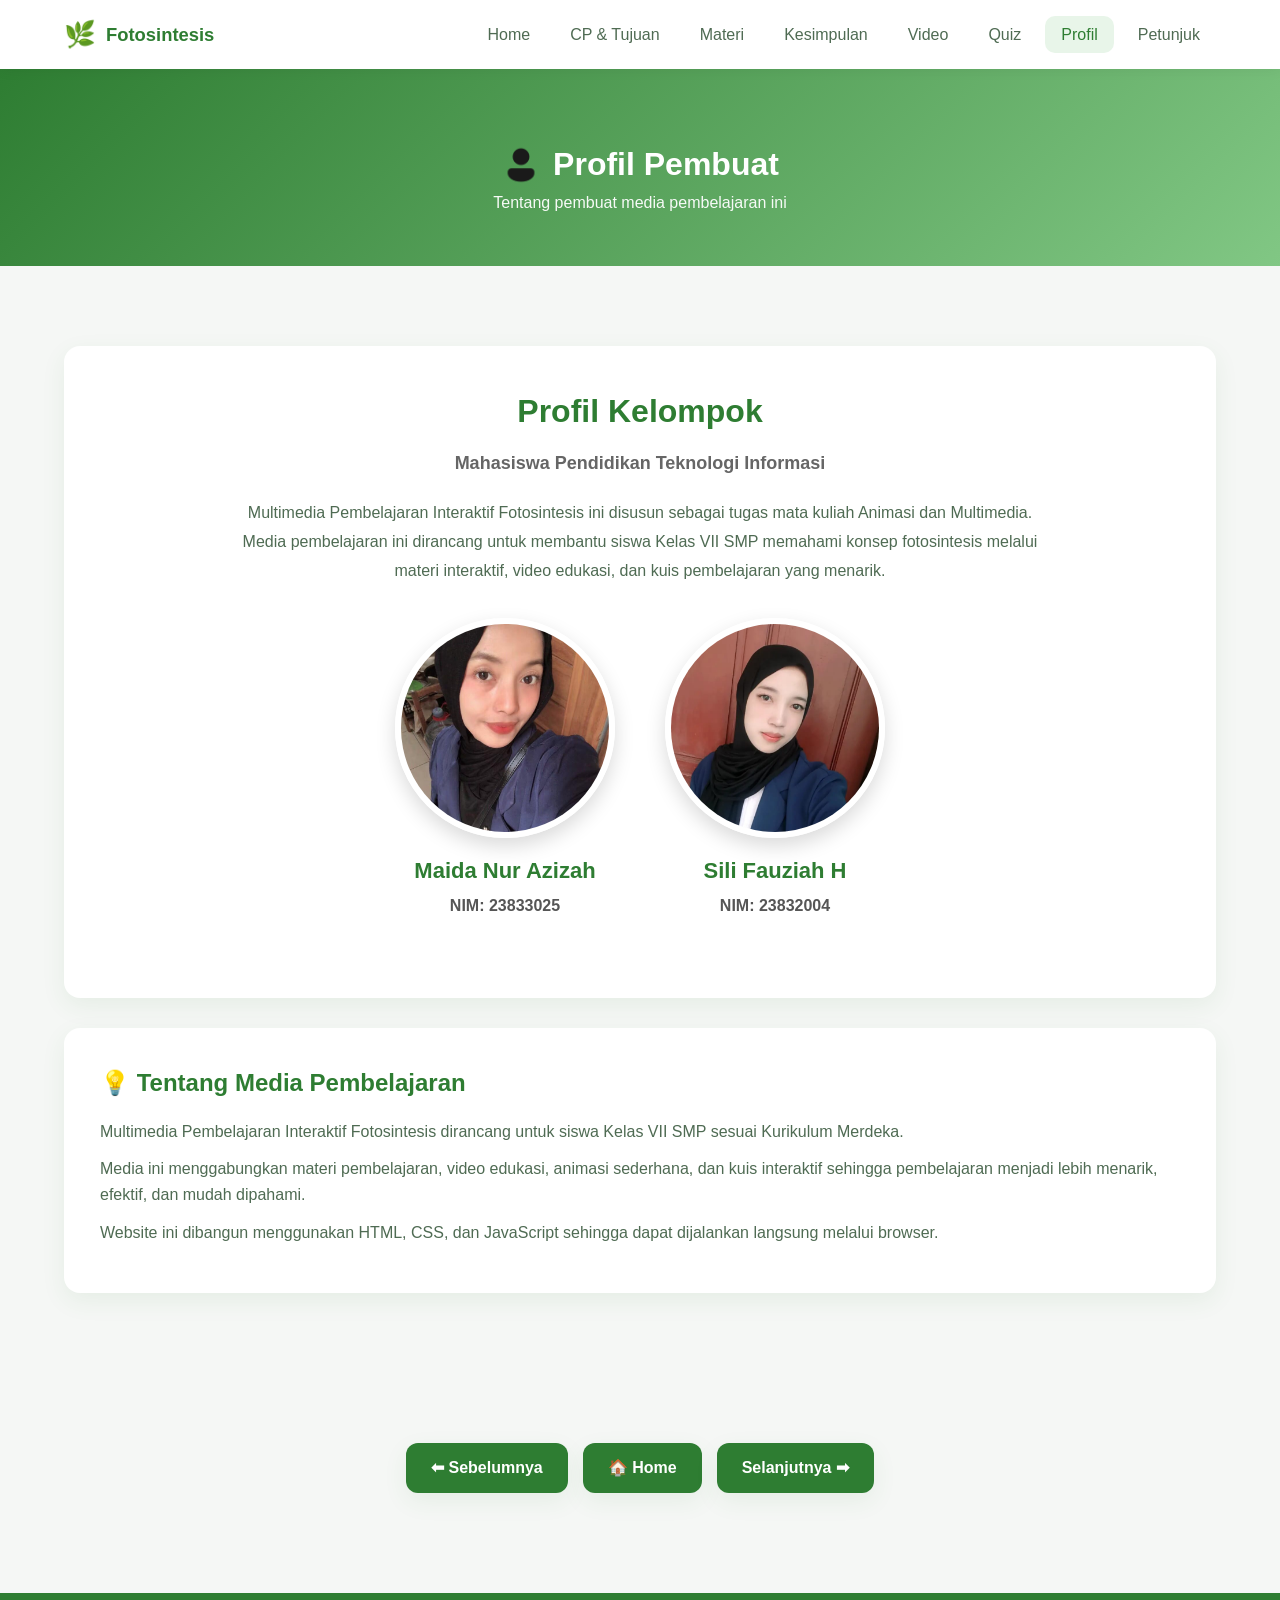
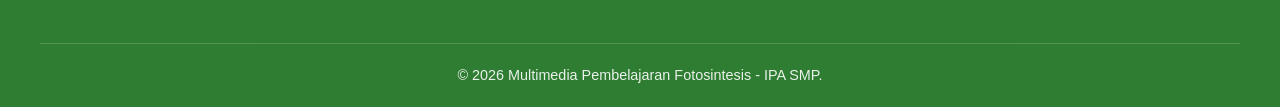
<file: profil.html>
<!DOCTYPE html>
<html lang="id">
<head>
  <meta charset="UTF-8" />
  <meta name="viewport" content="width=device-width, initial-scale=1.0" />
  <title>Profil | Fotosintesis</title>

  <link rel="stylesheet" href="css/style.css" />
  <link rel="stylesheet" href="css/materi.css" />
  <link rel="stylesheet" href="css/responsive.css" />

  <style>
    .profile-members{
      display:flex;
      justify-content:center;
      gap:50px;
      flex-wrap:wrap;
      margin-bottom:40px;
    }

    .member-card{
      text-align:center;
    }

    .member-card img{
      width:220px;
      height:220px;
      object-fit:cover;
      border-radius:50%;
      border:6px solid #ffffff;
      box-shadow:0 8px 20px rgba(0,0,0,0.15);
    }

    .member-card h3{
      margin-top:15px;
      color:#2E7D32;
      font-size:22px;
      font-weight:700;
    }

    .member-card p{
      color:#555;
      font-size:16px;
      font-weight:600;
      margin-top:5px;
    }

    .profile-info{
      text-align:center;
      max-width:800px;
      margin:auto;
    }

    .profile-info h2{
      color:#2E7D32;
      margin-bottom:10px;
    }

    .profile-info .role{
      font-size:18px;
      color:#666;
      margin-bottom:20px;
    }

    .profile-meta{
      margin-top:20px;
      font-size:18px;
      color:#333;
    }
  </style>
</head>

<body>

  <nav class="navbar">
    <div class="nav-container">
      <a href="index.html" class="nav-logo">
        <span class="leaf">🌿</span> Fotosintesis
      </a>

      <button class="nav-toggle">☰</button>

      <ul class="nav-menu">
        <li><a href="index.html">Home</a></li>
        <li><a href="cp-tujuan.html">CP & Tujuan</a></li>
        <li><a href="materi.html">Materi</a></li>
        <li><a href="kesimpulan.html">Kesimpulan</a></li>
        <li><a href="video.html">Video</a></li>
        <li><a href="quiz.html">Quiz</a></li>
        <li><a href="profil.html">Profil</a></li>
        <li><a href="petunjuk.html">Petunjuk</a></li>
      </ul>
    </div>
  </nav>

  <header class="page-header">
  <h1>
    <img src="assets/images/profil.png" alt="Profil">
    <span>Profil Pembuat</span>
  </h1>
  <p>Tentang pembuat media pembelajaran ini</p>
</header>

  <main class="section">

  <div class="profile-card fade-in">

    <!-- INFORMASI -->

    <div class="profile-info">

      <h2>Profil Kelompok</h2>

      <p class="role">
        Mahasiswa Pendidikan Teknologi Informasi
      </p>

      <p>
        Multimedia Pembelajaran Interaktif Fotosintesis ini disusun sebagai
        tugas mata kuliah Animasi dan Multimedia. Media pembelajaran ini
        dirancang untuk membantu siswa Kelas VII SMP memahami konsep
        fotosintesis melalui materi interaktif, video edukasi, dan kuis
        pembelajaran yang menarik.
      </p>

    </div>

    <!-- FOTO ANGGOTA -->

    <div class="profile-members">

      <div class="member-card">
        <img src="assets/images/MAIDA.jpeg" alt="Maida Nur Azizah">
        <h3>Maida Nur Azizah</h3>
        <p>NIM: 23833025</p>
      </div>

      <div class="member-card">
        <img src="assets/images/SILI.jpeg" alt="Sili Fauziah H">
        <h3>Sili Fauziah H</h3>
        <p>NIM: 23832004</p>
      </div>

    </div>

  </div>

  <div class="cp-card fade-in" style="margin-top:30px;">
    <h2>💡 Tentang Media Pembelajaran</h2>

    <p>
      Multimedia Pembelajaran Interaktif Fotosintesis dirancang untuk siswa
      Kelas VII SMP sesuai Kurikulum Merdeka.
    </p>

    <p>
      Media ini menggabungkan materi pembelajaran, video edukasi,
      animasi sederhana, dan kuis interaktif sehingga pembelajaran menjadi
      lebih menarik, efektif, dan mudah dipahami.
    </p>

    <p>
      Website ini dibangun menggunakan HTML, CSS, dan JavaScript sehingga
      dapat dijalankan langsung melalui browser.
    </p>

  </div>

</main>
<div class="navigation-buttons">
  <a href="kesimpulan.html" class="nav-btn">⬅ Sebelumnya</a>
  <a href="index.html" class="nav-btn">🏠 Home</a>
  <a href="quiz.html" class="nav-btn">Selanjutnya ➡</a>
</div>

  <footer class="footer">
    <div class="footer-bottom">
      © <span id="year"></span>
      Multimedia Pembelajaran Fotosintesis - IPA SMP.
    </div>
  </footer>

  <script src="js/main.js"></script>

  <script>
    document.getElementById("year").textContent =
      new Date().getFullYear();
  </script>

</body>
</html>
</file>
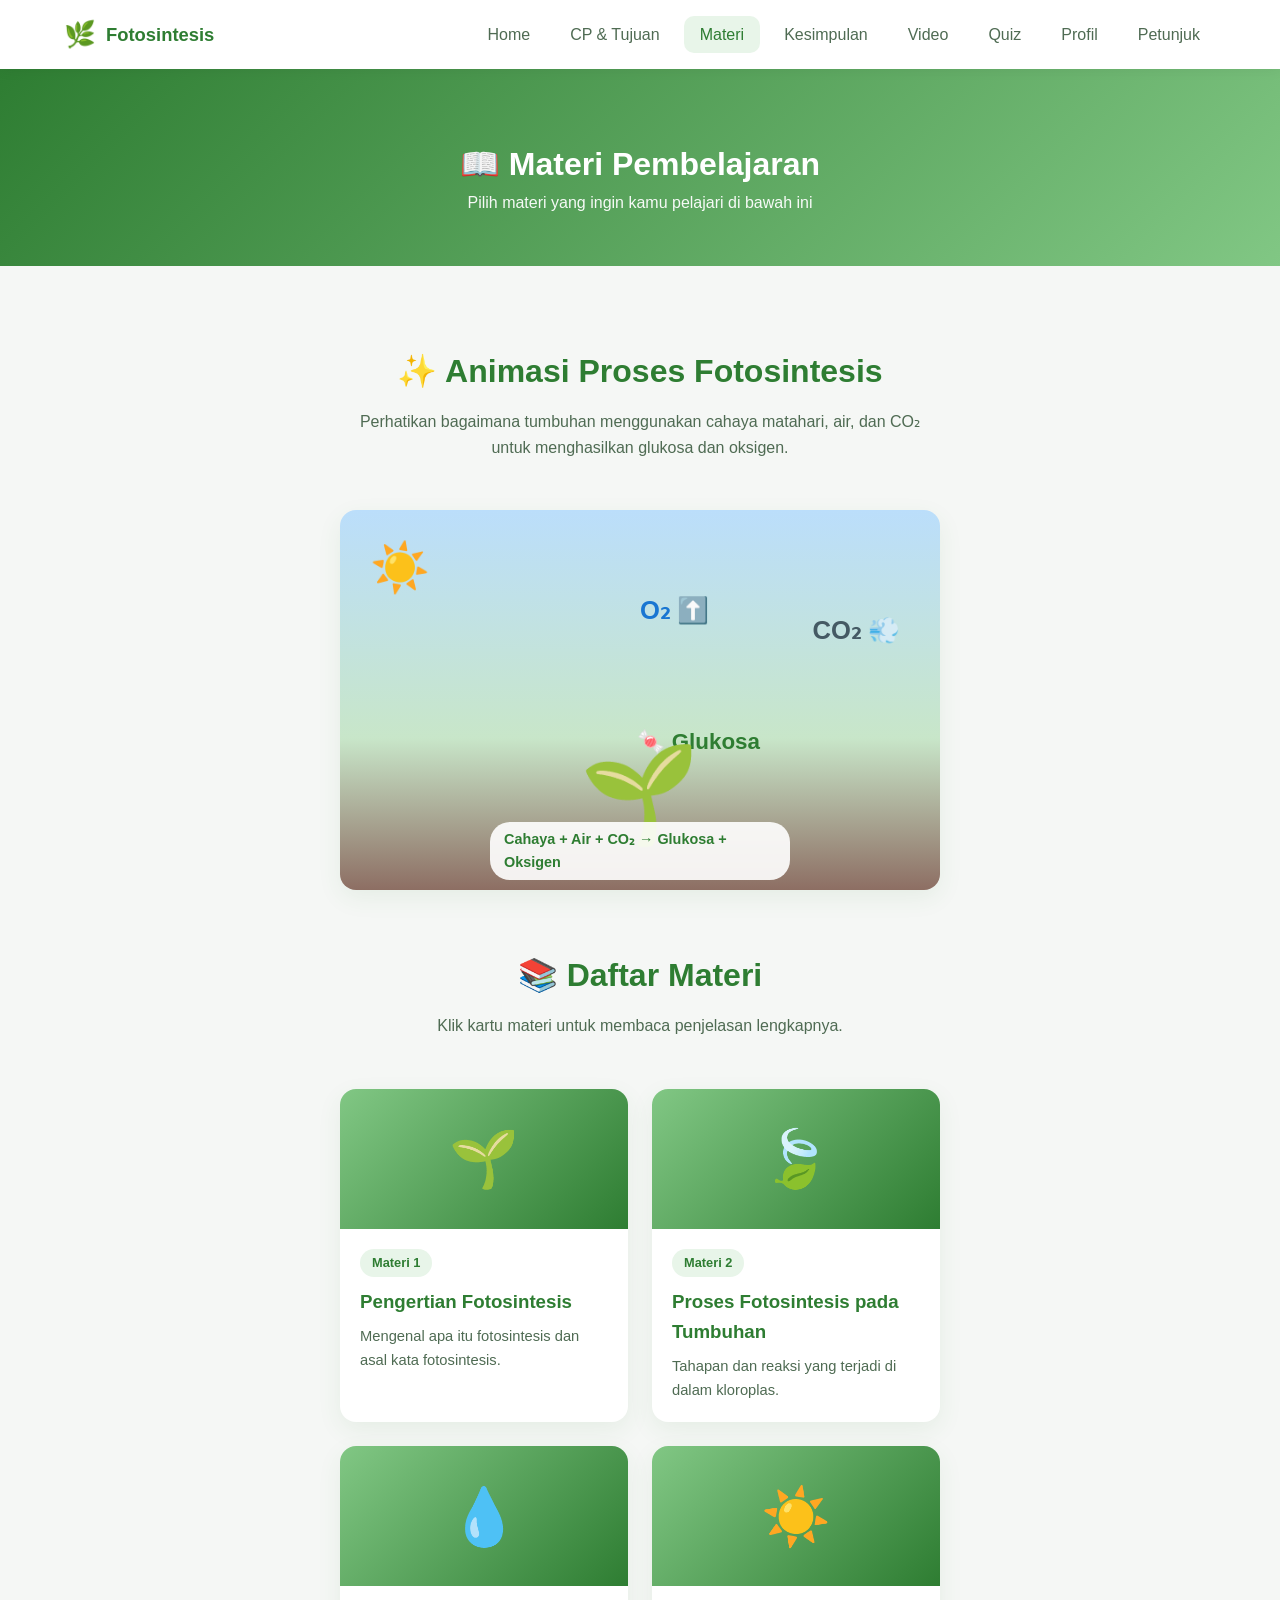
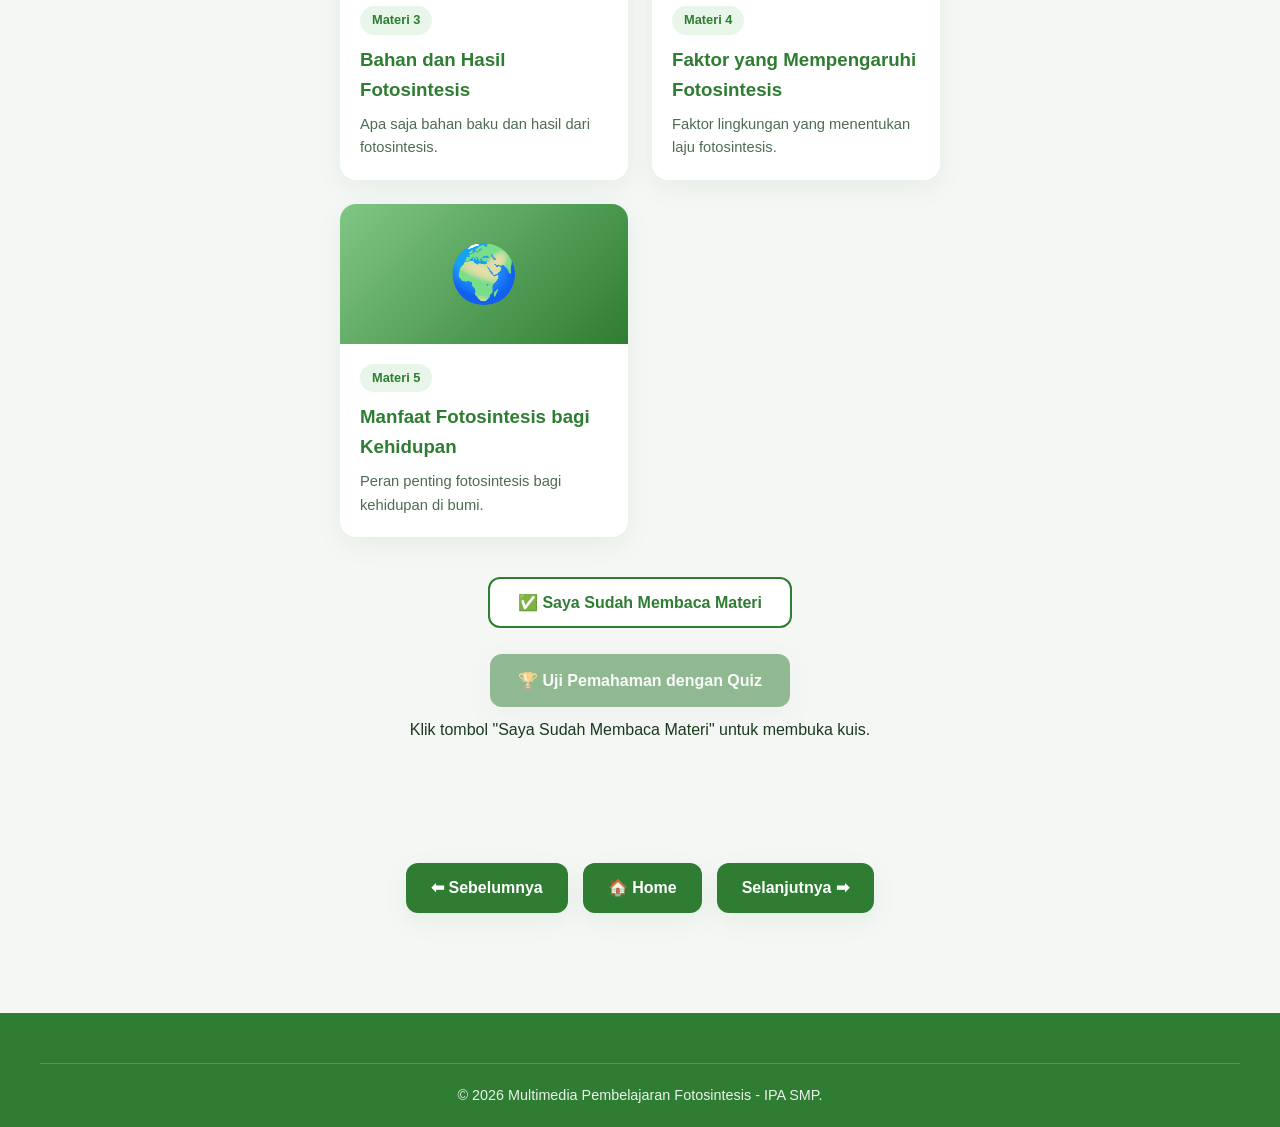
<file: quiz.html>
<!DOCTYPE html>
<html lang="id">
<head>
  <meta charset="UTF-8" />
  <meta name="viewport" content="width=device-width, initial-scale=1.0" />
  <title>Quiz | Fotosintesis</title>
  <link rel="stylesheet" href="css/style.css" />
  <link rel="stylesheet" href="css/quiz.css" />
  <link rel="stylesheet" href="css/responsive.css" />
</head>
<body>
  <nav class="navbar">
    <div class="nav-container">
      <a href="index.html" class="nav-logo"><span class="leaf">🌿</span> Fotosintesis</a>
      <button class="nav-toggle">☰</button>
      <ul class="nav-menu">
        <li><a href="index.html">Home</a></li>
        <li><a href="cp-tujuan.html">CP & Tujuan</a></li>
        <li><a href="materi.html">Materi</a></li>
        <li><a href="kesimpulan.html">Kesimpulan</a></li>
        <li><a href="video.html">Video</a></li>
        <li><a href="quiz.html">Quiz</a></li>
        <li><a href="profil.html">Profil</a></li>
        <li><a href="petunjuk.html">Petunjuk</a></li>
      </ul>
    </div>
  </nav>

  <header class="page-header">
    <h1>🏆 Quiz Interaktif Fotosintesis</h1>
    <p>Uji pemahamanmu dengan 10 soal pilihan ganda</p>
  </header>

  <main class="section">
    <div class="quiz-wrapper">
      <div id="quizCard" class="quiz-card"></div>
      <div id="quizResult" class="quiz-card quiz-result" style="margin-top:20px;"></div>
    </div>
  </main>
<div class="navigation-buttons">
  <a href="video.html" class="nav-btn">⬅ Sebelumnya</a>
  <a href="index.html" class="nav-btn">🏠 Home</a>
  <a href="profil.html" class="nav-btn">Selanjutnya ➡</a>
</div>
  <footer class="footer">
    <div class="footer-bottom">
      © <span id="year"></span> Multimedia Pembelajaran Fotosintesis - IPA SMP.
    </div>
  </footer>
  <script src="data/quiz.js"></script>
  <script src="js/main.js"></script>
  <script src="js/quiz.js"></script>
  <script>
console.log(localStorage.getItem("materiSelesai"));

if(localStorage.getItem("materiSelesai") !== "ya"){
    alert("Silakan pelajari materi terlebih dahulu sampai selesai.");
    window.location.href = "materi.html";
}
</script>
</body>
</html>
</file>
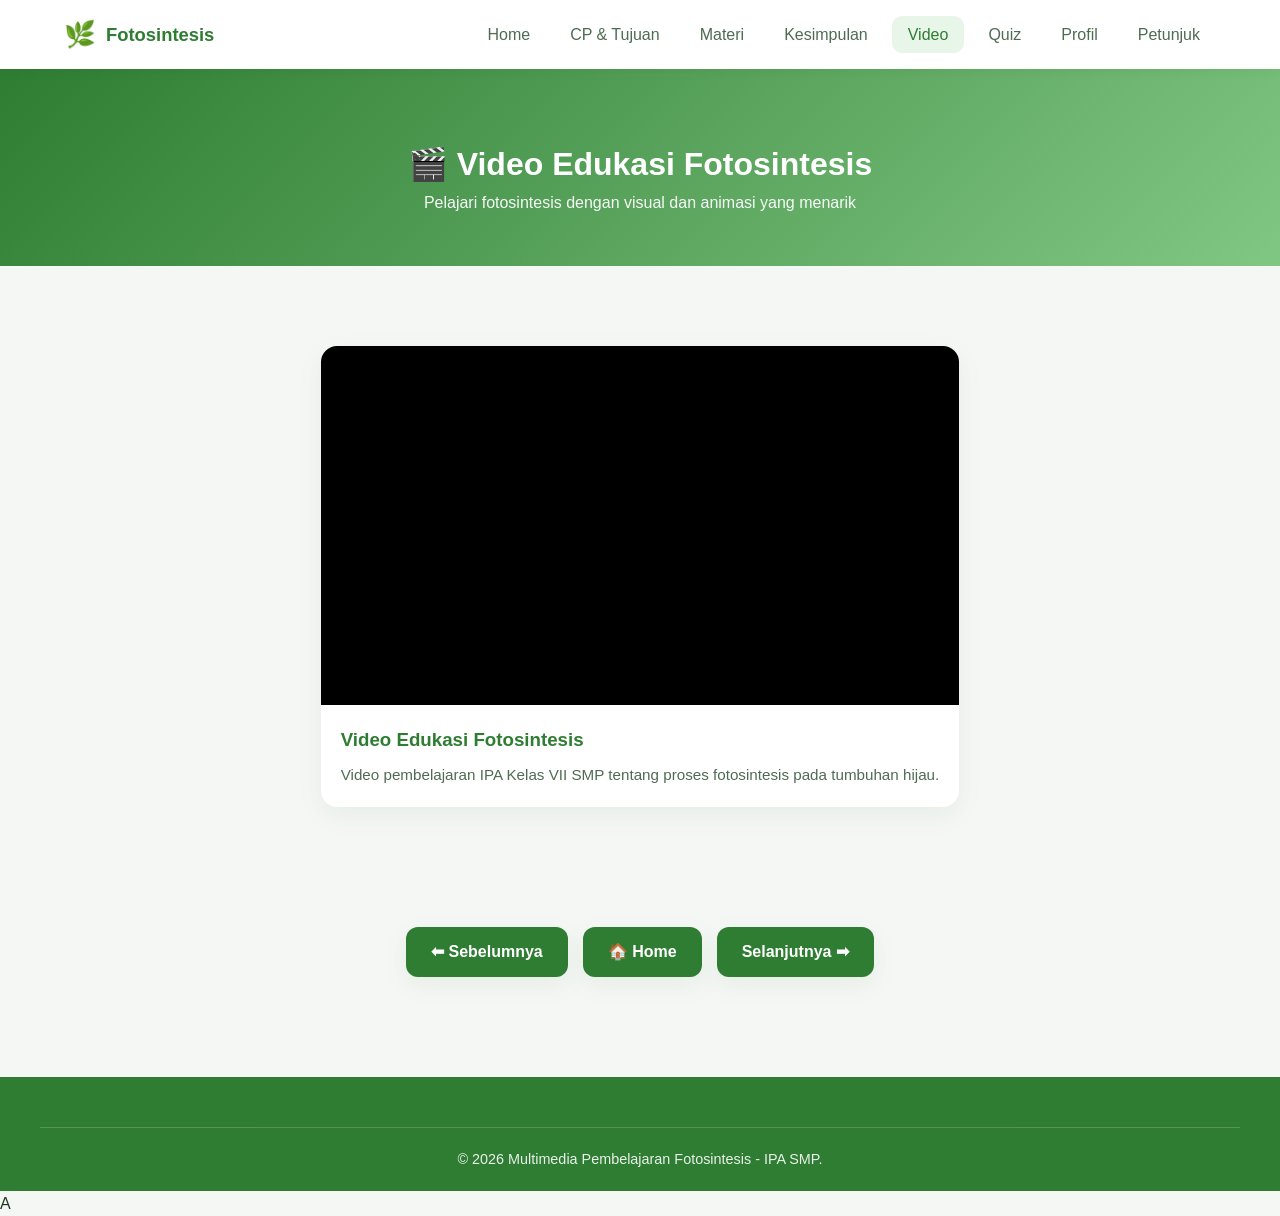
<file: video.html>
<!DOCTYPE html>
<html lang="id">
<head>
  <meta charset="UTF-8" />
  <meta name="viewport" content="width=device-width, initial-scale=1.0" />
  <title>Video Edukasi | Fotosintesis</title>
  <link rel="stylesheet" href="css/style.css" />
  <link rel="stylesheet" href="css/materi.css" />
  <link rel="stylesheet" href="css/responsive.css" />
</head>
<body>
  <nav class="navbar">
    <div class="nav-container">
      <a href="index.html" class="nav-logo"><span class="leaf">🌿</span> Fotosintesis</a>
      <button class="nav-toggle">☰</button>
      <ul class="nav-menu">
        <li><a href="index.html">Home</a></li>
        <li><a href="cp-tujuan.html">CP & Tujuan</a></li>
        <li><a href="materi.html">Materi</a></li>
        <li><a href="kesimpulan.html">Kesimpulan</a></li>
        <li><a href="video.html">Video</a></li>
        <li><a href="quiz.html">Quiz</a></li>
        <li><a href="profil.html">Profil</a></li>
        <li><a href="petunjuk.html">Petunjuk</a></li>
      </ul>
    </div>
  </nav>

  <header class="page-header">
    <h1>🎬 Video Edukasi Fotosintesis</h1>
    <p>Pelajari fotosintesis dengan visual dan animasi yang menarik</p>
  </header>

  <main class="section">
    <div id="videoGrid" class="video-grid"></div>
  </main>
<div class="navigation-buttons">
  <a href="kesimpulan.html" class="nav-btn">⬅ Sebelumnya</a>
  <a href="index.html" class="nav-btn">🏠 Home</a>
  <a href="quiz.html" class="nav-btn">Selanjutnya ➡</a>
</div>

  <footer class="footer">
    <div class="footer-bottom">
      © <span id="year"></span> Multimedia Pembelajaran Fotosintesis - IPA SMP.
    </div>
  </footer>
  <script src="data/video.js"></script>
  <script src="js/main.js"></script>
  <script src="js/animation.js"></script>
</body>
</html>
A
</file>
<file: css/style.css>
/* ============================================
   STYLE UTAMA - Multimedia Pembelajaran Fotosintesis
   Tema: Alam & Tumbuhan
   ============================================ */

/* ===== Variabel Warna ===== */
:root {
  --hijau-daun: #2E7D32;
  --hijau-muda: #81C784;
  --hijau-pucat: #E8F5E9;
  --kuning: #FDD835;
  --kuning-lembut: #FFF9C4;
  --putih: #FFFFFF;
  --abu: #F5F7F5;
  --teks: #1B3A1F;
  --teks-lembut: #4F6B53;
  --bayangan: 0 8px 24px rgba(46, 125, 50, 0.08);
  --bayangan-hover: 0 12px 32px rgba(46, 125, 50, 0.16);
  --radius: 16px;
  --transisi: 0.3s ease;
}

/* ===== Reset ===== */
* { margin: 0; padding: 0; box-sizing: border-box; }

html { scroll-behavior: smooth; }

body {
  font-family: 'Segoe UI', Tahoma, Geneva, Verdana, sans-serif;
  background: var(--abu);
  color: var(--teks);
  line-height: 1.6;
  min-height: 100vh;
  display: flex;
  flex-direction: column;
}

main { flex: 1; }

a { text-decoration: none; color: inherit; }
img { max-width: 100%; display: block; }

/* ===== NAVBAR ===== */
.navbar {
  position: sticky;
  top: 0;
  z-index: 100;
  background: var(--putih);
  box-shadow: 0 2px 12px rgba(0,0,0,0.05);
  padding: 14px 0;
}

.nav-container {
  max-width: 1200px;
  margin: 0 auto;
  padding: 0 24px;
  display: flex;
  align-items: center;
  justify-content: space-between;
}

.nav-logo {
  display: flex;
  align-items: center;
  gap: 10px;
  font-weight: 700;
  font-size: 1.15rem;
  color: var(--hijau-daun);
}

.nav-logo .leaf {
  font-size: 1.6rem;
  animation: leafSway 3s ease-in-out infinite;
}

@keyframes leafSway {
  0%, 100% { transform: rotate(-5deg); }
  50% { transform: rotate(5deg); }
}

.nav-menu {
  list-style: none;
  display: flex;
  gap: 8px;
  align-items: center;
}

.nav-menu a {
  padding: 10px 16px;
  border-radius: 10px;
  font-weight: 500;
  color: var(--teks-lembut);
  transition: var(--transisi);
}

.nav-menu a:hover,
.nav-menu a.active {
  background: var(--hijau-pucat);
  color: var(--hijau-daun);
}

.nav-toggle {
  display: none;
  background: none;
  border: none;
  font-size: 1.6rem;
  color: var(--hijau-daun);
  cursor: pointer;
}

/* ===== HERO ===== */
.hero {
  background: linear-gradient(135deg, #E8F5E9 0%, #C8E6C9 60%, #FFF9C4 100%);
  padding: 80px 24px;
  position: relative;
  overflow: hidden;
}

.hero-container {
  max-width: 1200px;
  margin: 0 auto;
  display: grid;
  grid-template-columns: 1.1fr 1fr;
  gap: 40px;
  align-items: center;
}

.hero-content h1 {
  font-size: clamp(1.8rem, 4vw, 2.8rem);
  color: var(--hijau-daun);
  margin-bottom: 12px;
  line-height: 1.2;
}

.hero-content .subtitle {
  font-size: 1.05rem;
  color: var(--teks-lembut);
  margin-bottom: 28px;
  font-weight: 500;
}

.hero-buttons { display: flex; gap: 14px; flex-wrap: wrap; }

.btn {
  display: inline-flex;
  align-items: center;
  gap: 8px;
  padding: 14px 28px;
  border-radius: 12px;
  font-weight: 600;
  font-size: 1rem;
  cursor: pointer;
  border: none;
  transition: var(--transisi);
  text-decoration: none;
}

.btn-primary {
  background: var(--hijau-daun);
  color: var(--putih);
  box-shadow: var(--bayangan);
}
.btn-primary:hover {
  background: #1B5E20;
  transform: translateY(-2px);
  box-shadow: var(--bayangan-hover);
}

.btn-secondary {
  background: var(--putih);
  color: var(--hijau-daun);
  border: 2px solid var(--hijau-daun);
}
.btn-secondary:hover {
  background: var(--hijau-pucat);
  transform: translateY(-2px);
}

/* Hero Illustration */
.hero-illustration {
  position: relative;
  height: 360px;
  display: flex;
  align-items: center;
  justify-content: center;
}

.sun {
  position: absolute;
  top: 20px;
  right: 30px;
  width: 90px; height: 90px;
  background: radial-gradient(circle, #FFEB3B 0%, #FDD835 70%, transparent 100%);
  border-radius: 50%;
  box-shadow: 0 0 40px rgba(253, 216, 53, 0.6);
  animation: sunGlow 3s ease-in-out infinite;
}

@keyframes sunGlow {
  0%, 100% { transform: scale(1); box-shadow: 0 0 40px rgba(253, 216, 53, 0.6); }
  50% { transform: scale(1.08); box-shadow: 0 0 60px rgba(253, 216, 53, 0.9); }
}

.plant {
  font-size: 10rem;
  animation: plantFloat 4s ease-in-out infinite;
  filter: drop-shadow(0 8px 20px rgba(46, 125, 50, 0.3));
}

@keyframes plantFloat {
  0%, 100% { transform: translateY(0); }
  50% { transform: translateY(-12px); }
}

/* ===== STATISTIK ===== */
.stats {
  max-width: 1200px;
  margin: -40px auto 0;
  padding: 0 24px;
  display: grid;
  grid-template-columns: repeat(3, 1fr);
  gap: 20px;
  position: relative;
  z-index: 5;
}

.stat-card {
  background: var(--putih);
  padding: 28px 20px;
  border-radius: var(--radius);
  text-align: center;
  box-shadow: var(--bayangan);
  transition: var(--transisi);
}
.stat-card:hover { transform: translateY(-6px); box-shadow: var(--bayangan-hover); }

.stat-icon { margin-bottom: 10px; }
.stat-icon img{
  width:60px;
  height:60px;
  object-fit:contain;
  display:block;
  margin:auto;
}
.stat-number { font-size: 2rem; font-weight: 700; color: var(--hijau-daun); }
.stat-label { color: var(--teks-lembut); font-weight: 500; }

/* ===== SECTION ===== */
.section {
  max-width: 1200px;
  margin: 0 auto;
  padding: 80px 24px;
}

.section-title {
  font-size: 2rem;
  color: var(--hijau-daun);
  margin-bottom: 12px;
  text-align: center;
}

.section-subtitle {
  text-align: center;
  color: var(--teks-lembut);
  margin-bottom: 50px;
  max-width: 600px;
  margin-left: auto;
  margin-right: auto;
}

/* ===== KARTU FITUR ===== */
.features {
  display: grid;
  grid-template-columns: repeat(auto-fit, minmax(260px, 1fr));
  gap: 24px;
}

.feature-card {
  background: var(--putih);
  padding: 32px 24px;
  border-radius: var(--radius);
  box-shadow: var(--bayangan);
  transition: var(--transisi);
  text-align: center;
}
.feature-card:hover { transform: translateY(-6px); box-shadow: var(--bayangan-hover); }

.feature-icon {
  width: 64px; height: 64px;
  background: var(--hijau-pucat);
  border-radius: 50%;
  display: flex; align-items: center; justify-content: center;
  font-size: 1.8rem;
  margin: 0 auto 16px;
}

.feature-card h3 { color: var(--hijau-daun); margin-bottom: 8px; }
.feature-card p { color: var(--teks-lembut); font-size: 0.95rem; }

/* ===== FOOTER ===== */
.footer {
  background: var(--hijau-daun);
  color: var(--putih);
  padding: 50px 24px 20px;
  margin-top: 60px;
}

.footer-container {
  max-width: 1200px;
  margin: 0 auto;
  display: grid;
  grid-template-columns: 2fr 1fr 1fr;
  gap: 40px;
  margin-bottom: 30px;
}

.footer h4 { margin-bottom: 14px; font-size: 1.1rem; }
.footer p { opacity: 0.9; font-size: 0.95rem; }
.footer ul { list-style: none; }
.footer ul li { margin-bottom: 8px; }
.footer ul a { opacity: 0.9; transition: var(--transisi); }
.footer ul a:hover { opacity: 1; padding-left: 4px; }

.footer-bottom {
  max-width: 1200px;
  margin: 0 auto;
  padding-top: 20px;
  border-top: 1px solid rgba(255,255,255,0.2);
  text-align: center;
  font-size: 0.9rem;
  opacity: 0.9;
}

/* ===== FADE IN ANIMATION ===== */
.fade-in {
  opacity: 0;
  transform: translateY(20px);
  transition: opacity 0.8s ease, transform 0.8s ease;
}
.fade-in.visible {
  opacity: 1;
  transform: translateY(0);
}

/* ===== LOADING ===== */
.loader {
  position: fixed;
  inset: 0;
  background: var(--putih);
  display: flex;
  align-items: center;
  justify-content: center;
  z-index: 9999;
  transition: opacity 0.5s ease;
}
.loader.hide { opacity: 0; pointer-events: none; }
.loader-leaf {
  font-size: 3rem;
  animation: spin 1.2s linear infinite;
}
@keyframes spin {
  0% { transform: rotate(0); }
  100% { transform: rotate(360deg); }
}

/* ===== PAGE HEADER ===== */
.page-header {
  background: linear-gradient(135deg, var(--hijau-daun), var(--hijau-muda));
  color: var(--putih);
  padding: 70px 24px 50px;
  text-align: center;
}
.page-header h1 {
  display: flex;
  justify-content: center;
  align-items: center;
  gap: 12px; /* jarak ikon dan teks */
}

.page-header h1 img {
  width: 40px;
  height: 40px;
}
.page-header p { opacity: 0.95; }
/* ===== NAVIGASI HALAMAN ===== */
.navigation-buttons{
  display:flex;
  justify-content:center;
  align-items:center;
  gap:15px;
  margin:40px auto;
  flex-wrap:wrap;
}

.nav-btn{
  display:inline-block;
  background:var(--hijau-daun);
  color:var(--putih);
  text-decoration:none;
  padding:12px 25px;
  border-radius:12px;
  font-weight:600;
  transition:var(--transisi);
  box-shadow:var(--bayangan);
}

.nav-btn:hover{
  background:#1B5E20;
  transform:translateY(-3px);
  box-shadow:var(--bayangan-hover);
}

/* Responsive */
@media (max-width:768px){
  .navigation-buttons{
    flex-direction:column;
  }

  .nav-btn{
    width:100%;
    text-align:center;
    max-width:300px;
  }
}
.disabled-btn{
  pointer-events:none;
  opacity:0.5;
  cursor:not-allowed;
}
.stat-card{
  text-decoration: none;
  color: inherit;
  cursor: pointer;
}

.stat-card:hover{
  transform: translateY(-5px);
}
</file>
<file: css/responsive.css>
/* ============================================
   RESPONSIVE - Tablet & Mobile
   ============================================ */

/* Tablet */
@media (max-width: 992px) {
  .hero-container { grid-template-columns: 1fr; text-align: center; }
  .hero-buttons { justify-content: center; }
  .hero-illustration { height: 280px; }
  .footer-container { grid-template-columns: 1fr 1fr; }
  .login-container { grid-template-columns: 1fr; }
  .login-illustration { display: none; }
}

/* Mobile */
@media (max-width: 768px) {
  .nav-menu {
    position: absolute;
    top: 100%;
    left: 0; right: 0;
    background: var(--putih);
    flex-direction: column;
    padding: 16px;
    box-shadow: 0 8px 16px rgba(0,0,0,0.1);
    max-height: 0;
    overflow: hidden;
    transition: max-height 0.3s ease;
    gap: 4px;
  }
  .nav-menu.open { max-height: 500px; padding: 16px; }
  .nav-menu li { width: 100%; }
  .nav-menu a { display: block; }
  .nav-toggle { display: block; }

  .stats { grid-template-columns: 1fr; margin-top: -30px; }
  .section { padding: 60px 20px; }
  .section-title { font-size: 1.6rem; }
  .page-header h1 { font-size: 1.6rem; }
  .footer-container { grid-template-columns: 1fr; gap: 24px; text-align: center; }

  .plant { font-size: 7rem; }
  .sun { width: 70px; height: 70px; }

  .quiz-card { padding: 24px 18px; }
  .quiz-options label { padding: 12px 14px; }

  .materi-grid { grid-template-columns: 1fr !important; }
  .video-grid { grid-template-columns: 1fr !important; }

  .profile-card { grid-template-columns: 1fr !important; text-align: center; }
  .profile-photo { margin: 0 auto; }
}

@media (max-width: 480px) {
  .btn { width: 100%; justify-content: center; }
  .hero-buttons { flex-direction: column; }
  .hero { padding: 50px 20px; }
}
</file>
<file: css/materi.css>
/* ============================================
   MATERI, CP, VIDEO, PROFIL
   ============================================ */

/* ===== CP & Tujuan ===== */
.cp-card {
  background: var(--putih);
  padding: 36px;
  border-radius: var(--radius);
  box-shadow: var(--bayangan);
  margin-bottom: 30px;
}
.cp-card h2 {
  color: var(--hijau-daun);
  margin-bottom: 16px;
  display: flex; align-items: center; gap: 10px;
}
.cp-card p { color: var(--teks-lembut); margin-bottom: 12px; }
.cp-card ol, .cp-card ul { padding-left: 22px; }
.cp-card li { margin-bottom: 10px; color: var(--teks-lembut); }

/* ===== Materi ===== */
.materi-grid {
  display: grid;
  grid-template-columns: repeat(auto-fill, minmax(280px, 1fr));
  gap: 24px;
}

.materi-card {
  background: var(--putih);
  border-radius: var(--radius);
  overflow: hidden;
  box-shadow: var(--bayangan);
  transition: var(--transisi);
  cursor: pointer;
}
.materi-card:hover { transform: translateY(-6px); box-shadow: var(--bayangan-hover); }

.materi-thumb {
  height: 140px;
  background: linear-gradient(135deg, var(--hijau-muda), var(--hijau-daun));
  display: flex; align-items: center; justify-content: center;
  font-size: 3.5rem;
  color: var(--putih);
}

.materi-body { padding: 20px; }
.materi-body .badge {
  display: inline-block;
  background: var(--hijau-pucat);
  color: var(--hijau-daun);
  padding: 4px 12px;
  border-radius: 20px;
  font-size: 0.8rem;
  font-weight: 600;
  margin-bottom: 10px;
}
.materi-body h3 { color: var(--hijau-daun); margin-bottom: 8px; }
.materi-body p { color: var(--teks-lembut); font-size: 0.92rem; }

/* ===== Detail Materi ===== */
.materi-detail {
  background: var(--putih);
  padding: 40px;
  border-radius: var(--radius);
  box-shadow: var(--bayangan);
  margin-bottom: 30px;
  display: none;
}
.materi-detail.active { display: block; animation: fadeUp 0.5s ease; }

@keyframes fadeUp {
  from { opacity: 0; transform: translateY(20px); }
  to { opacity: 1; transform: translateY(0); }
}

.materi-detail h2 { color: var(--hijau-daun); margin-bottom: 16px; }
.materi-detail h3 { color: var(--hijau-daun); margin: 22px 0 10px; font-size: 1.15rem; }
.materi-detail p { margin-bottom: 14px; color: var(--teks-lembut); text-align: justify; }
.materi-detail ul, .materi-detail ol { padding-left: 22px; margin-bottom: 14px; }
.materi-detail li { margin-bottom: 8px; color: var(--teks-lembut); }
.materi-detail .poin {
  background: var(--hijau-pucat);
  padding: 18px 22px;
  border-radius: 12px;
  border-left: 4px solid var(--hijau-daun);
  margin-top: 16px;
}
.materi-detail .poin h4 { color: var(--hijau-daun); margin-bottom: 10px; }
.materi-detail .poin p { color: var(--teks); margin-bottom: 6px; }

.materi-nav {
  display: flex;
  justify-content: space-between;
  margin-top: 30px;
  gap: 12px;
  flex-wrap: wrap;
}

/* ===== Animasi Fotosintesis ===== */
.animasi-box {
  background: linear-gradient(180deg, #BBDEFB 0%, #C8E6C9 60%, #8D6E63 100%);
  border-radius: var(--radius);
  padding: 40px 20px;
  margin: 30px 0;
  position: relative;
  min-height: 380px;
  overflow: hidden;
  box-shadow: var(--bayangan);
}

.anim-sun {
  position: absolute;
  top: 20px; left: 30px;
  font-size: 3rem;
  animation: sunGlow 3s ease-in-out infinite;
}

.anim-plant {
  position: absolute;
  bottom: 20px;
  left: 50%;
  transform: translateX(-50%);
  font-size: 6rem;
  animation: plantFloat 4s ease-in-out infinite;
}

.anim-arrow {
  position: absolute;
  font-size: 1.5rem;
  color: var(--hijau-daun);
}

.anim-co2 {
  position: absolute;
  top: 100px; right: 40px;
  font-size: 1.6rem;
  color: #455A64;
  font-weight: 700;
  animation: drift 3s ease-in-out infinite;
}

.anim-o2 {
  position: absolute;
  top: 80px; left: 50%;
  font-size: 1.6rem;
  color: #1976D2;
  font-weight: 700;
  animation: rise 3s ease-in-out infinite;
}

.anim-glukosa {
  position: absolute;
  bottom: 130px; right: 30%;
  font-size: 1.4rem;
  color: var(--hijau-daun);
  font-weight: 700;
  animation: bounce 2s ease-in-out infinite;
}

@keyframes drift {
  0%, 100% { transform: translateX(0); opacity: 1; }
  50% { transform: translateX(-30px); opacity: 0.6; }
}
@keyframes rise {
  0% { transform: translateY(0); opacity: 1; }
  100% { transform: translateY(-60px); opacity: 0; }
}
@keyframes bounce {
  0%, 100% { transform: translateY(0); }
  50% { transform: translateY(-12px); }
}

.anim-caption {
  position: absolute;
  bottom: 10px;
  left: 50%;
  transform: translateX(-50%);
  background: rgba(255,255,255,0.9);
  padding: 6px 14px;
  border-radius: 20px;
  font-size: 0.9rem;
  font-weight: 600;
  color: var(--hijau-daun);
}

/* ===== Video ===== */
.video-grid {
  display: grid;
  grid-template-columns: repeat(auto-fit, minmax(320px, 1fr));
  gap: 24px;
}

.video-card {
  background: var(--putih);
  border-radius: var(--radius);
  overflow: hidden;
  box-shadow: var(--bayangan);
  transition: var(--transisi);
}
.video-card:hover { transform: translateY(-4px); box-shadow: var(--bayangan-hover); }

.video-frame {
  position: relative;
  padding-bottom: 56.25%;
  height: 0;
  background: #000;
}
.video-frame iframe {
  position: absolute;
  top: 0; left: 0;
  width: 100%; height: 100%;
  border: 0;
}

.video-body { padding: 20px; }
.video-body h3 { color: var(--hijau-daun); margin-bottom: 8px; }
.video-body p { color: var(--teks-lembut); font-size: 0.95rem; }

/* ===== Profil ===== */

.profile-card {
  background: var(--putih);
  border-radius: var(--radius);
  padding: 40px;
  box-shadow: var(--bayangan);

  display: flex;
  flex-direction: column;
  align-items: center;
  text-align: center;
}

.profile-info {
  max-width: 850px;
  margin-bottom: 40px;
}

.profile-info h2 {
  color: var(--hijau-daun);
  font-size: 2rem;
  margin-bottom: 10px;
}

.profile-info .role {
  color: var(--teks-lembut);
  font-weight: 600;
  margin-bottom: 20px;
}

.profile-info p {
  color: var(--teks-lembut);
  margin-bottom: 12px;
  line-height: 1.8;
}

.profile-meta {
  margin-top: 20px;
  font-weight: 600;
  color: var(--hijau-daun);
}

/* FOTO ANGGOTA */

.profile-members {
  display: flex;
  justify-content: center;
  gap: 60px;
  flex-wrap: wrap;
  margin-top: 20px;
}

.member-card {
  text-align: center;
}

.member-card img {
  width: 220px;
  height: 220px;
  object-fit: cover;
  border-radius: 50%;
  border: 6px solid var(--putih);
  box-shadow: 0 10px 30px rgba(46, 125, 50, 0.25);
}

.member-card h3 {
  margin-top: 15px;
  color: var(--hijau-daun);
  font-size: 1.2rem;
}

.member-card p {
  color: var(--teks-lembut);
  font-weight: 600;
  margin-top: 5px;
}

/* Responsive HP */

@media (max-width: 768px) {
  .profile-members {
    flex-direction: column;
    gap: 30px;
  }

  .member-card img {
    width: 180px;
    height: 180px;
  }
}
</file>
<file: css/login.css>
/* ============================================
   LOGIN & REGISTER
   ============================================ */

.login-wrapper {
  min-height: calc(100vh - 80px);
  display: flex;
  align-items: center;
  justify-content: center;
  padding: 40px 20px;
  background: linear-gradient(135deg, #E8F5E9, #FFF9C4);
}

.login-container {
  max-width: 980px;
  width: 100%;
  background: var(--putih);
  border-radius: 24px;
  box-shadow: 0 20px 60px rgba(46, 125, 50, 0.15);
  overflow: hidden;
  display: grid;
  grid-template-columns: 1fr 1fr;
}

.login-illustration {
  background: linear-gradient(135deg, var(--hijau-daun), var(--hijau-muda));
  color: var(--putih);
  padding: 60px 40px;
  display: flex;
  flex-direction: column;
  justify-content: center;
  align-items: center;
  text-align: center;
  position: relative;
  overflow: hidden;
}

.login-illustration::before {
  content: '';
  position: absolute;
  width: 200px; height: 200px;
  background: rgba(255,255,255,0.1);
  border-radius: 50%;
  top: -60px; right: -60px;
}

.login-illustration .big-leaf {
  margin-bottom: 10px;
}

.login-illustration .big-leaf img{
  width: 300px;
  max-width: 100%;
  display: block;
  margin: 0 auto;
}

.login-illustration h2 { font-size: 1.6rem; margin-bottom: 10px; }
.login-illustration p { opacity: 0.95; }

.login-form {
  padding: 60px 50px;
  display: flex;
  flex-direction: column;
  justify-content: center;
}

.login-form h2 {
  color: var(--hijau-daun);
  font-size: 1.8rem;
  margin-bottom: 8px;
}
.login-form .form-subtitle {
  color: var(--teks-lembut);
  margin-bottom: 28px;
}

.form-group { margin-bottom: 18px; }
.form-group label {
  display: block;
  font-weight: 600;
  margin-bottom: 8px;
  color: var(--teks);
  font-size: 0.95rem;
}
.form-group input {
  width: 100%;
  padding: 14px 16px;
  border: 2px solid #E0E0E0;
  border-radius: 12px;
  font-size: 1rem;
  font-family: inherit;
  transition: var(--transisi);
  background: #FAFAFA;
}
.form-group input:focus {
  outline: none;
  border-color: var(--hijau-muda);
  background: var(--putih);
  box-shadow: 0 0 0 4px rgba(129, 199, 132, 0.15);
}

.btn-full { width: 100%; justify-content: center; margin-top: 8px; }

.form-footer {
  text-align: center;
  margin-top: 20px;
  color: var(--teks-lembut);
}
.form-footer a { color: var(--hijau-daun); font-weight: 600; }
.form-footer a:hover { text-decoration: underline; }

.alert {
  padding: 12px 16px;
  border-radius: 10px;
  margin-bottom: 16px;
  font-size: 0.95rem;
  display: none;
}
.alert.show { display: block; }
.alert-error { background: #FFEBEE; color: #C62828; border-left: 4px solid #C62828; }
.alert-success { background: #E8F5E9; color: var(--hijau-daun); border-left: 4px solid var(--hijau-daun); }
.login-illustration{
    text-align: center;
}

.login-illustration h2{
    text-align: center;
    margin-top: 20px;
}

.login-illustration p{
    text-align: center;
    max-width: 450px;
    margin: 0 auto;
    line-height: 1.8;
}
.login-illustration h2{
  margin: 10px 0;
  text-align: center;
}

.login-illustration p{
  max-width: 380px;
  margin: 0 auto;
  text-align: center;
}
</file>
<file: css/quiz.css>
/* ============================================
   QUIZ INTERAKTIF
   ============================================ */

.quiz-wrapper {
  max-width: 800px;
  margin: 0 auto;
}

.quiz-card {
  background: var(--putih);
  padding: 36px;
  border-radius: var(--radius);
  box-shadow: var(--bayangan);
}

/* Progress */
.progress-info {
  display: flex;
  justify-content: space-between;
  margin-bottom: 12px;
  font-weight: 600;
  color: var(--teks-lembut);
  font-size: 0.95rem;
}

.progress-bar {
  width: 100%;
  height: 10px;
  background: var(--hijau-pucat);
  border-radius: 10px;
  overflow: hidden;
  margin-bottom: 30px;
}
.progress-fill {
  height: 100%;
  background: linear-gradient(90deg, var(--hijau-muda), var(--hijau-daun));
  border-radius: 10px;
  width: 0%;
  transition: width 0.4s ease;
}

/* Pertanyaan */
.question-text {
  font-size: 1.2rem;
  color: var(--teks);
  margin-bottom: 24px;
  font-weight: 600;
  line-height: 1.5;
}

.quiz-options {
  display: flex;
  flex-direction: column;
  gap: 12px;
  margin-bottom: 24px;
}

.quiz-options label {
  display: flex;
  align-items: center;
  gap: 12px;
  padding: 16px 20px;
  background: #FAFAFA;
  border: 2px solid #E0E0E0;
  border-radius: 12px;
  cursor: pointer;
  transition: var(--transisi);
  font-weight: 500;
}
.quiz-options label:hover {
  border-color: var(--hijau-muda);
  background: var(--hijau-pucat);
}

.quiz-options input[type="radio"] {
  width: 20px; height: 20px;
  accent-color: var(--hijau-daun);
  cursor: pointer;
}

.quiz-options label.selected {
  border-color: var(--hijau-daun);
  background: var(--hijau-pucat);
}
.quiz-options label.correct {
  border-color: #2E7D32;
  background: #C8E6C9;
}
.quiz-options label.wrong {
  border-color: #C62828;
  background: #FFCDD2;
}

.option-letter {
  width: 32px; height: 32px;
  background: var(--putih);
  border: 2px solid var(--hijau-muda);
  border-radius: 50%;
  display: inline-flex;
  align-items: center; justify-content: center;
  font-weight: 700;
  color: var(--hijau-daun);
  flex-shrink: 0;
}

/* Feedback */
.feedback {
  padding: 14px 18px;
  border-radius: 12px;
  margin-bottom: 20px;
  font-weight: 600;
  display: none;
}
.feedback.show { display: block; animation: fadeUp 0.3s ease; }
.feedback.correct { background: #C8E6C9; color: #1B5E20; border-left: 4px solid #2E7D32; }
.feedback.wrong { background: #FFCDD2; color: #B71C1C; border-left: 4px solid #C62828; }

.quiz-actions {
  display: flex;
  justify-content: space-between;
  gap: 12px;
  flex-wrap: wrap;
}

/* Hasil */
.quiz-result {
  text-align: center;
  display: none;
}
.quiz-result.show { display: block; }

.result-icon {
  font-size: 5rem;
  margin-bottom: 16px;
}

.result-score {
  font-size: 3.5rem;
  font-weight: 700;
  color: var(--hijau-daun);
  margin: 10px 0;
}

.result-message {
  font-size: 1.1rem;
  color: var(--teks-lembut);
  margin-bottom: 24px;
}

.score-detail {
  display: grid;
  grid-template-columns: repeat(3, 1fr);
  gap: 16px;
  margin: 24px 0;
}
.score-detail .item {
  background: var(--hijau-pucat);
  padding: 16px;
  border-radius: 12px;
}
.score-detail .item .num {
  font-size: 1.8rem;
  font-weight: 700;
  color: var(--hijau-daun);
}
.score-detail .item .lbl {
  color: var(--teks-lembut);
  font-size: 0.9rem;
}
/* Dropdown Quiz */
.dropdown-box{
  display:flex;
  gap:10px;
  align-items:center;
  margin-bottom:20px;
}

.dropdown-box select{
  flex:1;
  padding:10px 12px;
  border:2px solid #dce5dc;
  border-radius:8px;
  font-size:14px;
}

/* Tombol Cek Jawaban */
#cekDropdown{
  background:#2196f3 !important;
  color:white !important;
  padding:7px 12px !important;
  font-size:13px !important;
  min-width:100px !important;
  height:36px !important;
  border-radius:6px !important;
}

#cekDropdown:hover{
  background:#1976d2 !important;
}
.quiz-options label.correct{
  background:#d4edda;
  border:2px solid #28a745;
}

.quiz-options label.wrong{
  background:#f8d7da;
  border:2px solid #dc3545;
}
</file>
